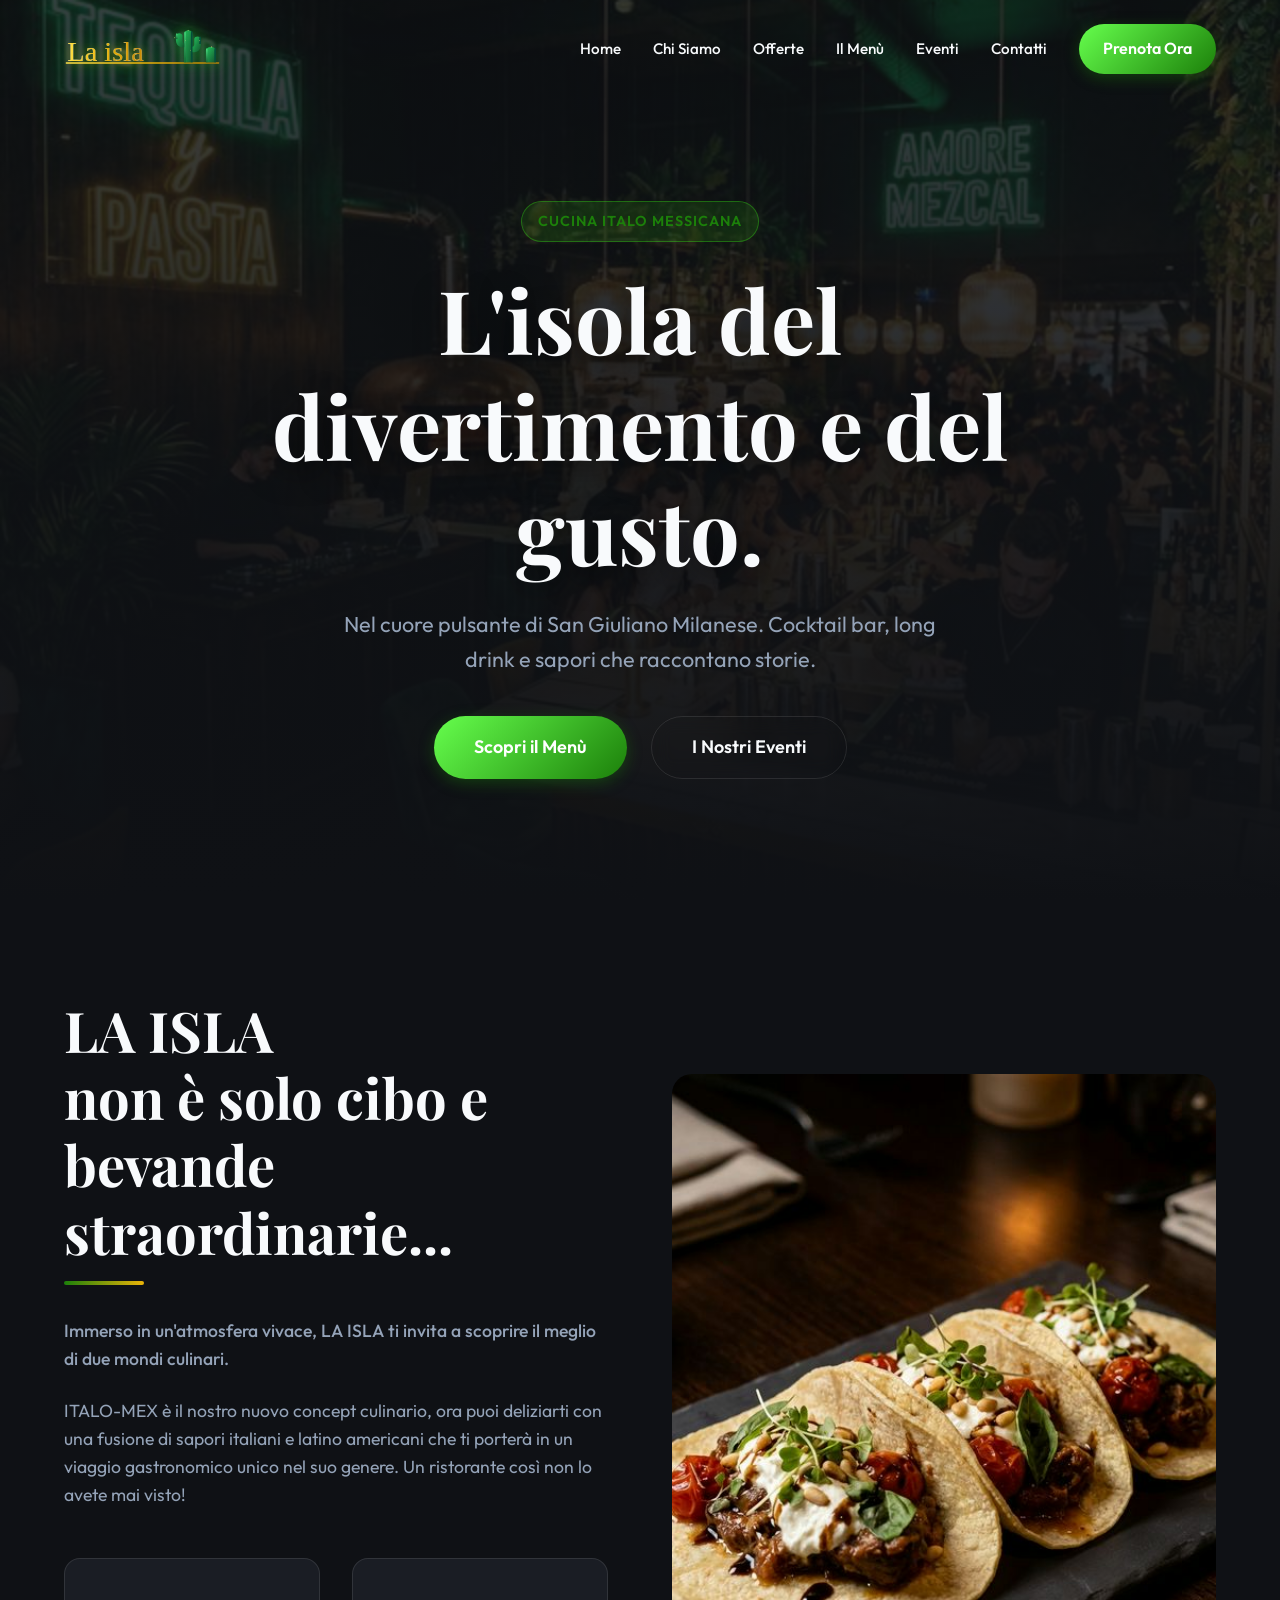
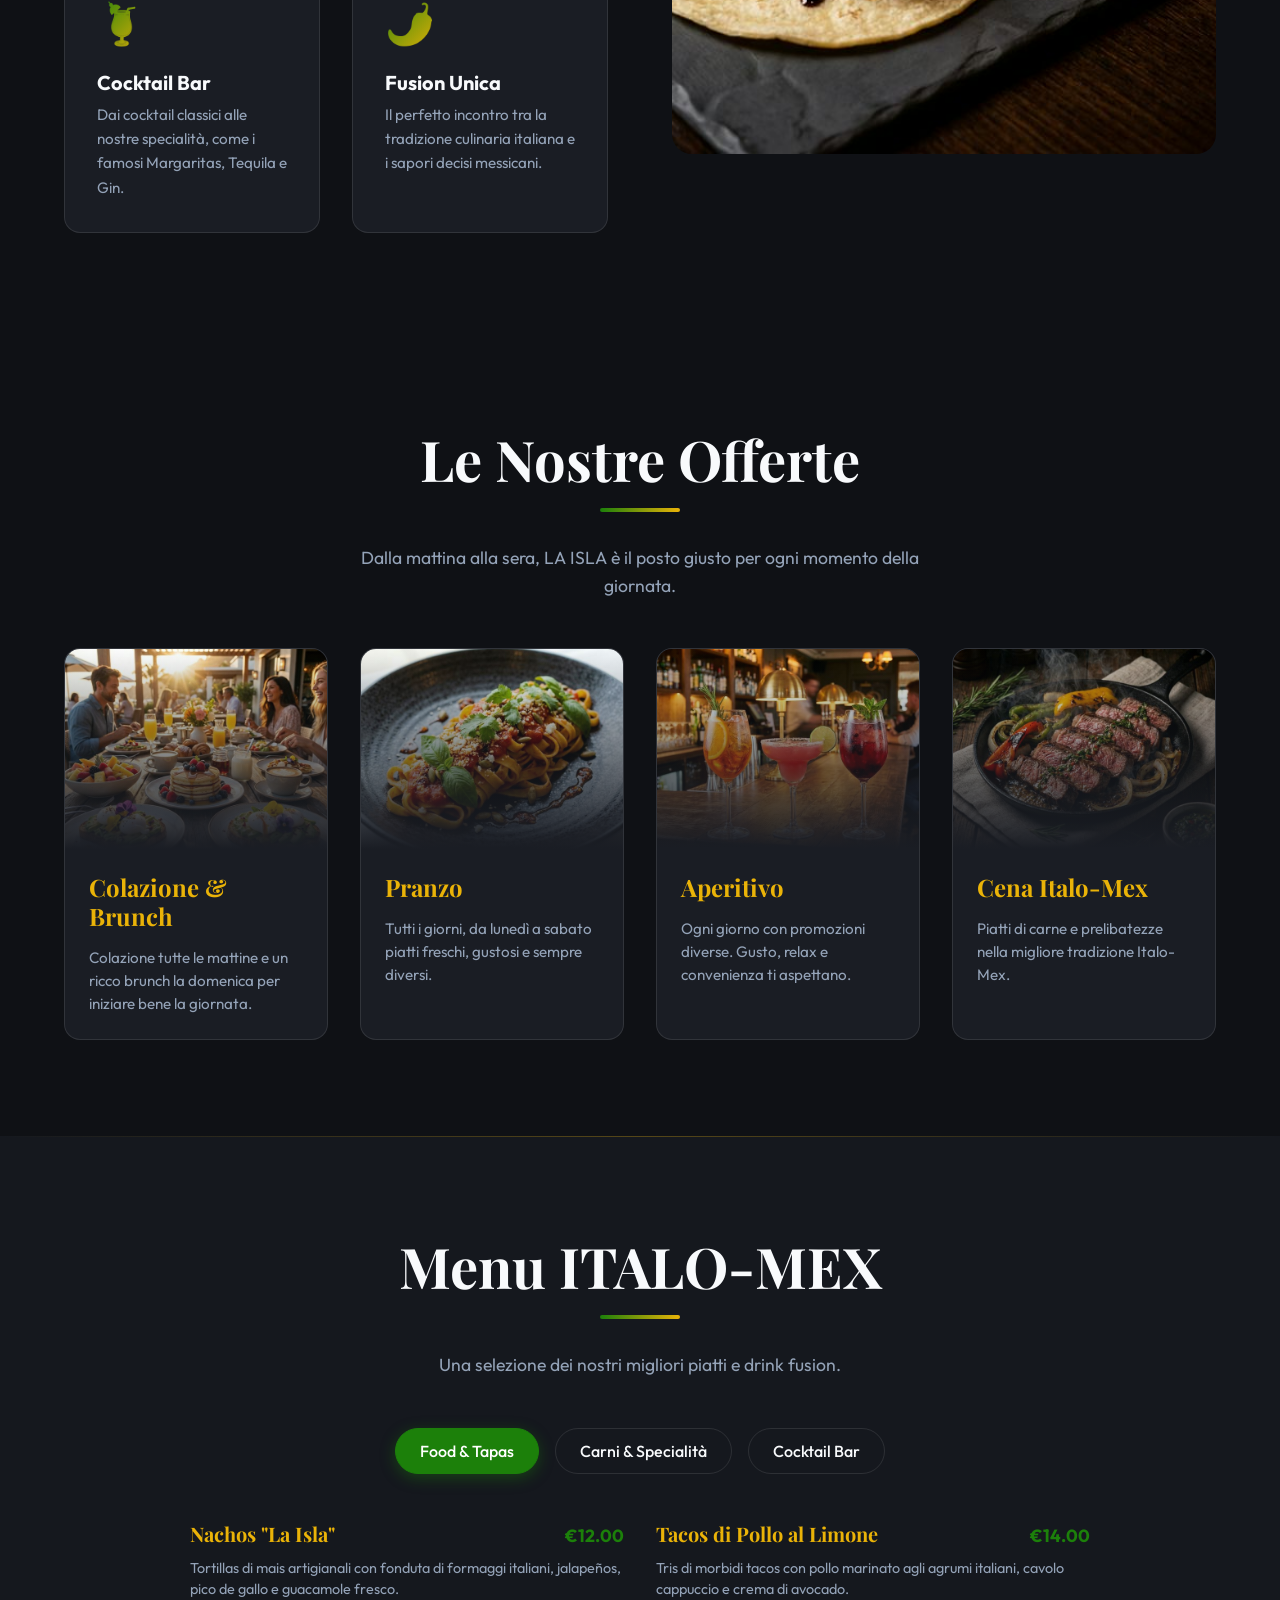
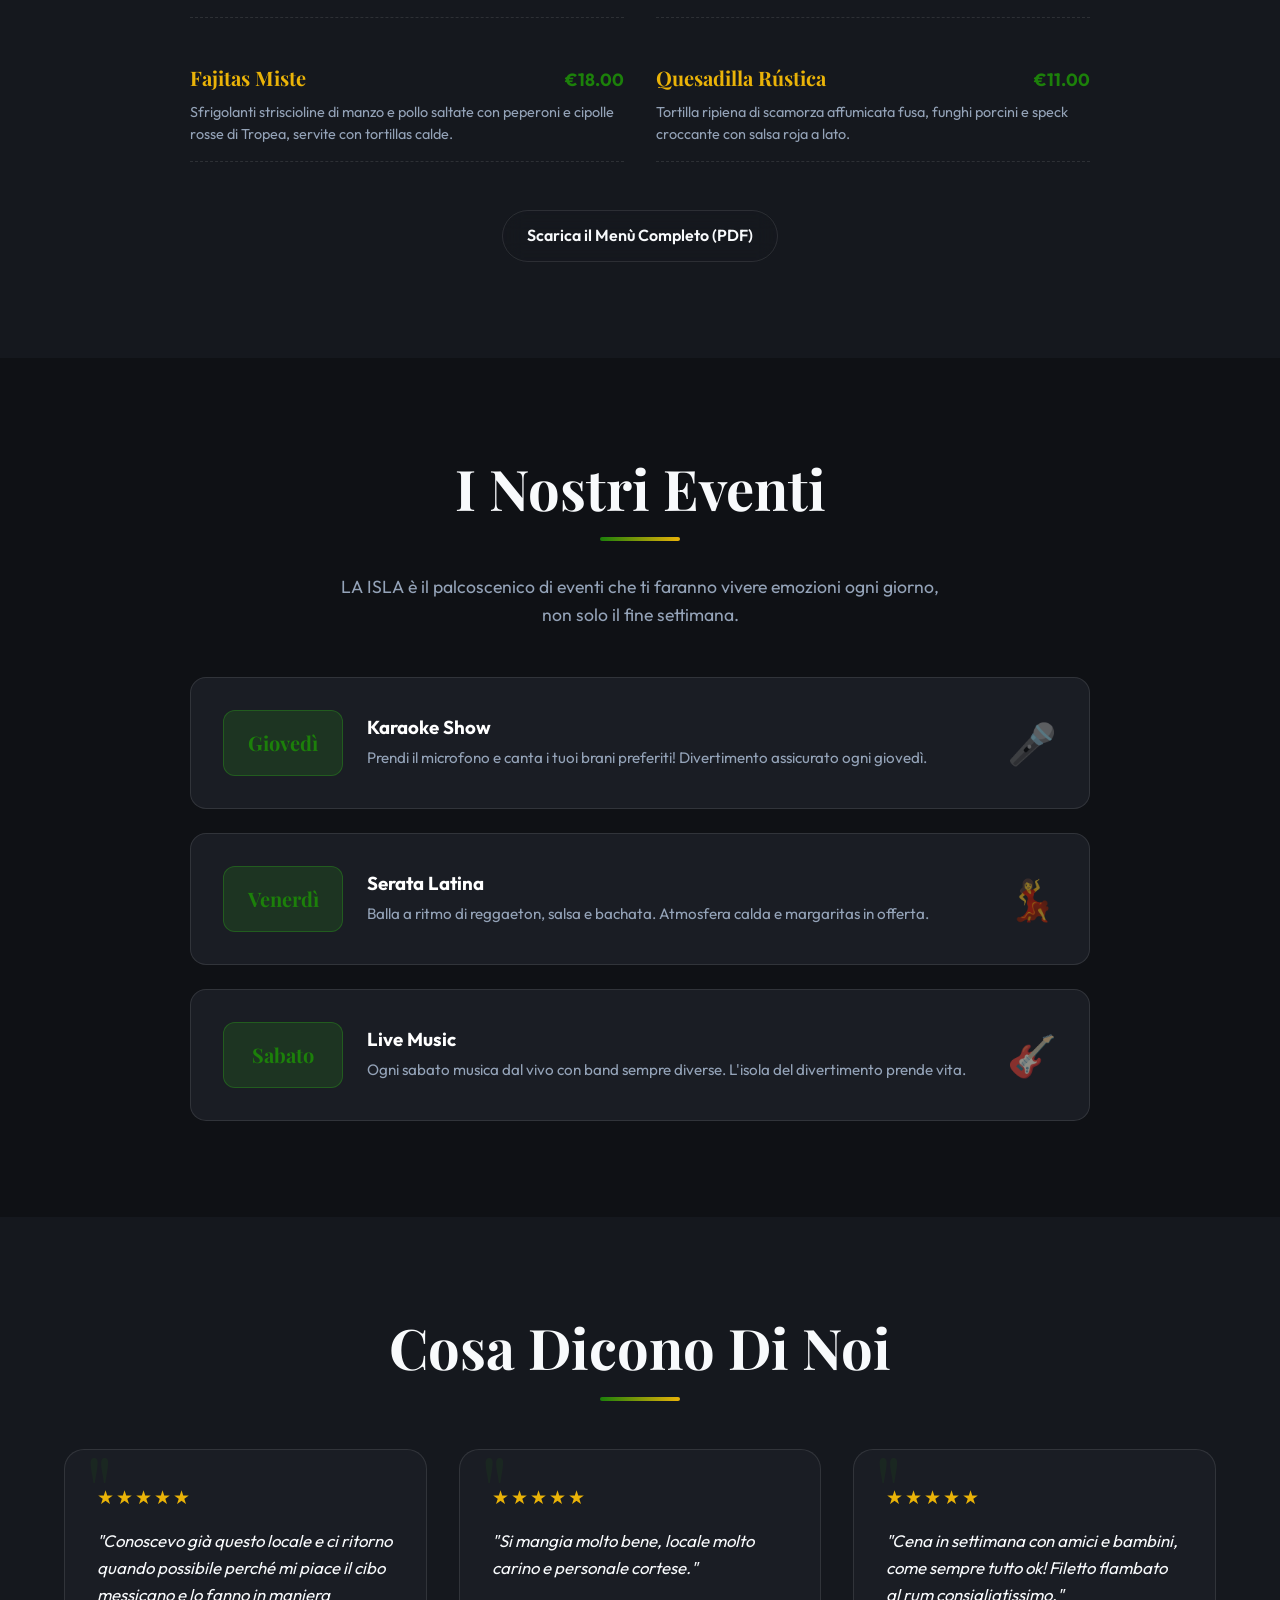
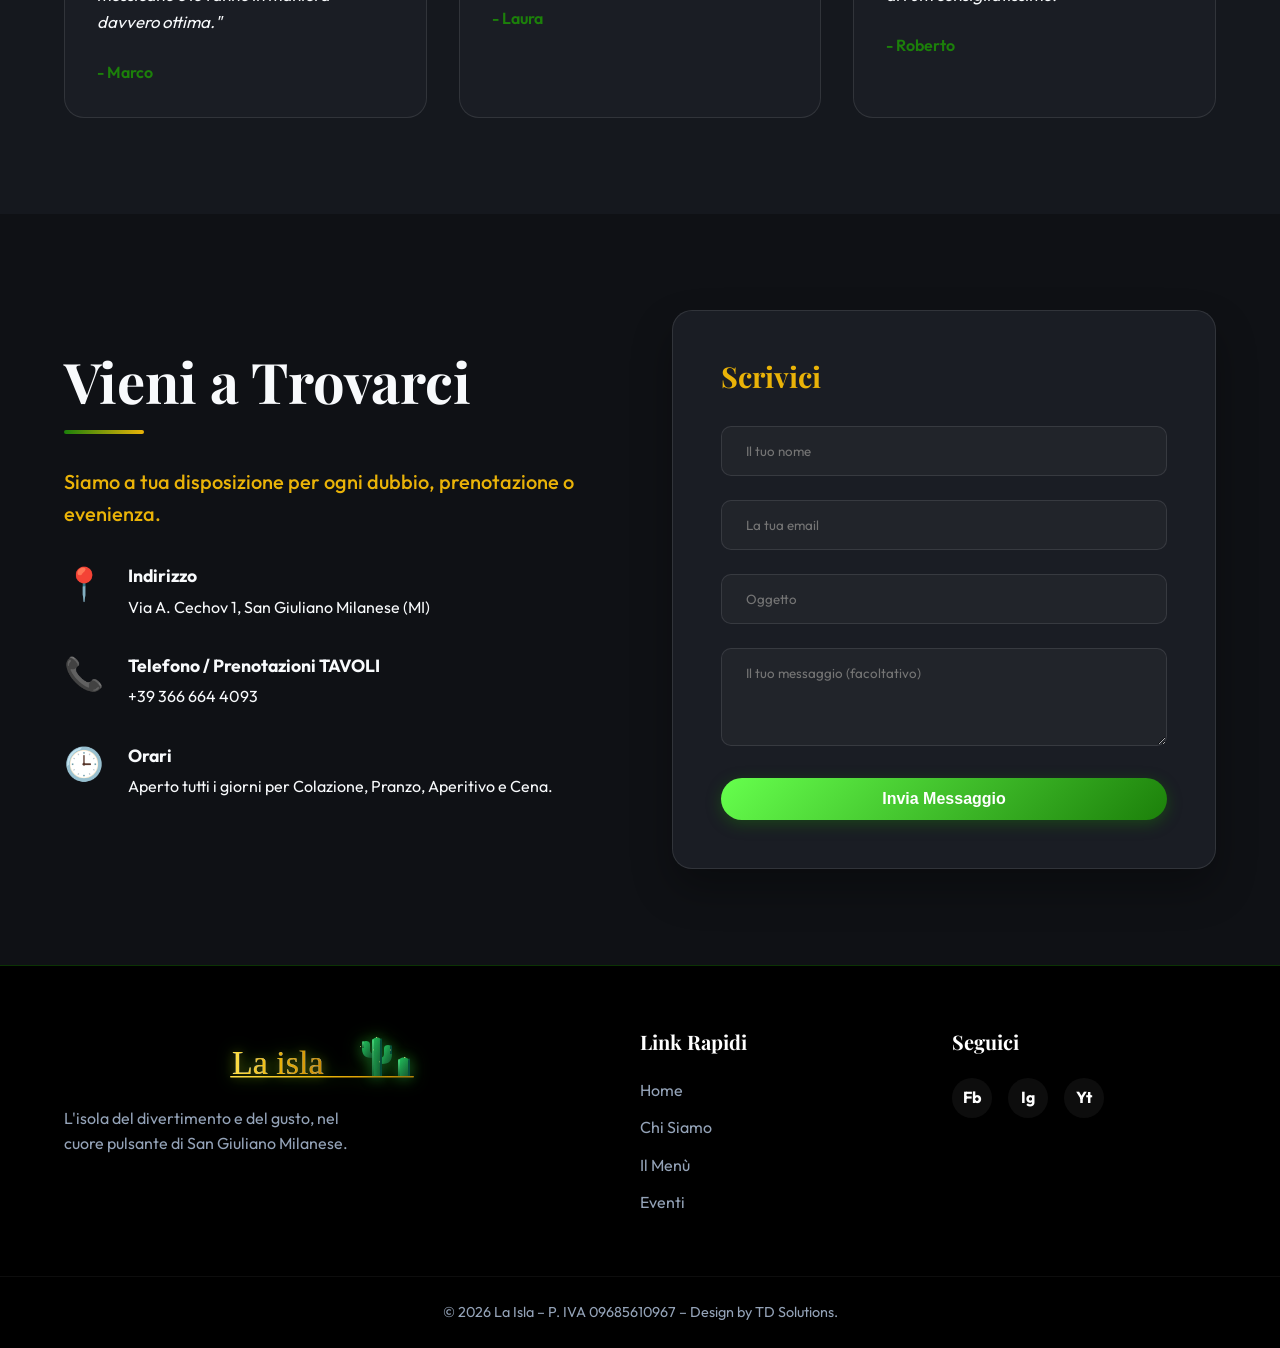
<file: la isla/index.html>
<!DOCTYPE html>
<html lang="it">

<head>
              <meta charset="UTF-8">
              <meta name="viewport" content="width=device-width, initial-scale=1.0">

              <!-- SEO Meta Tags -->
              <title>LA ISLA ITALO-MEX | Ristorante e Cocktail Bar a San Giuliano Milanese</title>
              <meta name="description"
                            content="L'isola del divertimento e del gusto nel cuore pulsante di San Giuliano Milanese. Scopri la nostra cucina Italo-Messicana, Cocktail Bar, Eventi e molto altro!">
              <meta name="keywords"
                            content="Ristorante Italo-Mex, Cocktail Bar, San Giuliano Milanese, Eventi, Musica dal vivo, Tex-Mex, Carne, Tacos">
              <meta name="author" content="TD Solutions">

              <!-- Open Graph / Social Media -->
              <meta property="og:title" content="LA ISLA ITALO-MEX">
              <meta property="og:description"
                            content="L'isola del divertimento e del gusto nel cuore pulsante di San Giuliano Milanese. Cucina Italo-Mex, Cocktail e Live Music.">
              <meta property="og:image" content="images/hero_bg.png">
              <meta property="og:type" content="website">
              <meta property="og:locale" content="it_IT">

              <!-- Favicon -->
              <link rel="icon" type="image/svg+xml" href="images/logo.svg">
              <link rel="apple-touch-icon" href="images/logo.svg">

              <!-- Google Fonts -->
              <link rel="preconnect" href="https://fonts.googleapis.com">
              <link rel="preconnect" href="https://fonts.gstatic.com" crossorigin>
              <link href="https://fonts.googleapis.com/css2?family=Outfit:wght@300;400;500;600;700&family=Playfair+Display:ital,wght@0,600;0,700;1,600&display=swap"
                            rel="stylesheet">

              <!-- CSS & JS -->
              <link rel="stylesheet" href="styles.css">
              <script src="script.js" defer></script>
</head>

<body>

              <!-- Header & Navigation -->
              <header class="header">
                            <div class="container header-container">
                                          <a href="#" class="logo">
                                                        <img src="images/logo.svg" alt="La Isla Logo" class="logo-img">
                                          </a>

                                          <button class="mobile-menu-toggle" aria-label="Toggle menu">
                                                        <span></span>
                                                        <span></span>
                                                        <span></span>
                                          </button>

                                          <nav class="nav-menu">
                                                        <ul>
                                                                      <li><a href="#home">Home</a></li>
                                                                      <li><a href="#chi-siamo">Chi Siamo</a></li>
                                                                      <li><a href="#offerte">Offerte</a></li>
                                                                      <li><a href="#menu">Il Menù</a></li>
                                                                      <li><a href="#eventi">Eventi</a></li>
                                                                      <li><a href="#contatti">Contatti</a></li>
                                                        </ul>
                                                        <a href="#prenota" class="btn btn-primary">Prenota Ora</a>
                                          </nav>
                            </div>
              </header>

              <!-- Hero Section -->
              <section id="home" class="hero">
                            <div class="hero-bg"></div>
                            <div class="hero-overlay"></div>
                            <div class="container hero-content">
                                          <span class="hero-badge">Cucina Italo Messicana</span>
                                          <h1 class="hero-title">L'isola del divertimento e del gusto.</h1>
                                          <p class="hero-subtitle">Nel cuore pulsante di San Giuliano Milanese. Cocktail
                                                        bar, long drink e sapori che raccontano storie.</p>
                                          <div class="hero-cta">
                                                        <a href="#menu" class="btn btn-primary btn-large">Scopri il
                                                                      Menù</a>
                                                        <a href="#eventi" class="btn btn-secondary btn-large">I Nostri
                                                                      Eventi</a>
                                          </div>
                            </div>
              </section>

              <!-- Chi Siamo (About) Section -->
              <section id="chi-siamo" class="about section-padding">
                            <div class="container about-container">
                                          <div class="about-text">
                                                        <h2 class="section-title">LA ISLA<br>non è solo cibo e bevande
                                                                      straordinarie...</h2>
                                                        <div class="title-underline"></div>
                                                        <p class="lead-text">Immerso in un'atmosfera vivace, LA ISLA ti
                                                                      invita a scoprire il meglio di due mondi culinari.
                                                        </p>
                                                        <p>ITALO-MEX è il nostro nuovo concept culinario, ora puoi
                                                                      deliziarti con una fusione di sapori italiani e
                                                                      latino americani che ti porterà in un viaggio
                                                                      gastronomico unico nel suo genere. Un ristorante
                                                                      così non lo avete mai visto!</p>
                                                        <div class="features-grid">
                                                                      <div class="feature-item">
                                                                                    <div class="feature-icon">🍹</div>
                                                                                    <h3>Cocktail Bar</h3>
                                                                                    <p>Dai cocktail classici alle nostre
                                                                                                  specialità, come i
                                                                                                  famosi Margaritas,
                                                                                                  Tequila e Gin.</p>
                                                                      </div>
                                                                      <div class="feature-item">
                                                                                    <div class="feature-icon">🌶️</div>
                                                                                    <h3>Fusion Unica</h3>
                                                                                    <p>Il perfetto incontro tra la
                                                                                                  tradizione culinaria
                                                                                                  italiana e i sapori
                                                                                                  decisi messicani.</p>
                                                                      </div>
                                                        </div>
                                          </div>
                                          <div class="about-image">
                                                        <div class="image-wrapper">
                                                                      <img src="images/about_img.png"
                                                                                    alt="Cucina Fusion Italo-Mex"
                                                                                    style="width: 100%; height: 100%; object-fit: cover;">
                                                        </div>
                                          </div>
                            </div>
              </section>

              <!-- Offerte (Offerings) Section -->
              <section id="offerte" class="offerings section-padding">
                            <div class="container">
                                          <div class="section-header text-center">
                                                        <h2 class="section-title">Le Nostre Offerte</h2>
                                                        <div class="title-underline center"></div>
                                                        <p class="section-subtitle">Dalla mattina alla sera, LA ISLA è
                                                                      il posto giusto per ogni momento della giornata.
                                                        </p>
                                          </div>

                                          <div class="offerings-grid">
                                                        <!-- Colazione & Brunch -->
                                                        <div class="offering-card fade-in">
                                                                      <div class="offering-img-wrapper mock-bg-1">
                                                                                    <div class="offering-overlay"></div>
                                                                      </div>
                                                                      <div class="offering-content">
                                                                                    <h3>Colazione & Brunch</h3>
                                                                                    <p>Colazione tutte le mattine e un
                                                                                                  ricco brunch la
                                                                                                  domenica per iniziare
                                                                                                  bene la giornata.</p>
                                                                      </div>
                                                        </div>

                                                        <!-- Pranzo -->
                                                        <div class="offering-card fade-in">
                                                                      <div class="offering-img-wrapper mock-bg-2">
                                                                                    <div class="offering-overlay"></div>
                                                                      </div>
                                                                      <div class="offering-content">
                                                                                    <h3>Pranzo</h3>
                                                                                    <p>Tutti i giorni, da lunedì a
                                                                                                  sabato piatti freschi,
                                                                                                  gustosi e sempre
                                                                                                  diversi.</p>
                                                                      </div>
                                                        </div>

                                                        <!-- Aperitivo -->
                                                        <div class="offering-card fade-in">
                                                                      <div class="offering-img-wrapper mock-bg-3">
                                                                                    <div class="offering-overlay"></div>
                                                                      </div>
                                                                      <div class="offering-content">
                                                                                    <h3>Aperitivo</h3>
                                                                                    <p>Ogni giorno con promozioni
                                                                                                  diverse. Gusto, relax
                                                                                                  e convenienza ti
                                                                                                  aspettano.</p>
                                                                      </div>
                                                        </div>

                                                        <!-- Cena -->
                                                        <div class="offering-card fade-in">
                                                                      <div class="offering-img-wrapper mock-bg-4">
                                                                                    <div class="offering-overlay"></div>
                                                                      </div>
                                                                      <div class="offering-content">
                                                                                    <h3>Cena Italo-Mex</h3>
                                                                                    <p>Piatti di carne e prelibatezze
                                                                                                  nella migliore
                                                                                                  tradizione Italo-Mex.
                                                                                    </p>
                                                                      </div>
                                                        </div>
                                          </div>
                            </div>
              </section>

              <!-- Menu Section (Generated Content) -->
              <section id="menu" class="menu section-padding">
                            <div class="container">
                                          <div class="section-header text-center">
                                                        <h2 class="section-title">Menu ITALO-MEX</h2>
                                                        <div class="title-underline center"></div>
                                                        <p class="section-subtitle">Una selezione dei nostri migliori
                                                                      piatti e drink fusion.</p>
                                          </div>

                                          <div class="menu-container">
                                                        <!-- Menu Tabs -->
                                                        <div class="menu-tabs">
                                                                      <button class="menu-tab active"
                                                                                    data-target="m-cibo">Food &
                                                                                    Tapas</button>
                                                                      <button class="menu-tab"
                                                                                    data-target="m-carne">Carni &
                                                                                    Specialità</button>
                                                                      <button class="menu-tab"
                                                                                    data-target="m-drink">Cocktail
                                                                                    Bar</button>
                                                        </div>

                                                        <div class="menu-content">
                                                                      <!-- Food & Tapas -->
                                                                      <div class="menu-pane active fade-in" id="m-cibo">
                                                                                    <div class="menu-grid">
                                                                                                  <div
                                                                                                                class="menu-item">
                                                                                                                <div
                                                                                                                              class="menu-item-header">
                                                                                                                              <h4
                                                                                                                                            class="menu-item-title">
                                                                                                                                            Nachos
                                                                                                                                            "La
                                                                                                                                            Isla"
                                                                                                                              </h4>
                                                                                                                              <span
                                                                                                                                            class="menu-item-price">€12.00</span>
                                                                                                                </div>
                                                                                                                <p
                                                                                                                              class="menu-item-desc">
                                                                                                                              Tortillas
                                                                                                                              di
                                                                                                                              mais
                                                                                                                              artigianali
                                                                                                                              con
                                                                                                                              fonduta
                                                                                                                              di
                                                                                                                              formaggi
                                                                                                                              italiani,
                                                                                                                              jalapeños,
                                                                                                                              pico
                                                                                                                              de
                                                                                                                              gallo
                                                                                                                              e
                                                                                                                              guacamole
                                                                                                                              fresco.
                                                                                                                </p>
                                                                                                  </div>
                                                                                                  <div
                                                                                                                class="menu-item">
                                                                                                                <div
                                                                                                                              class="menu-item-header">
                                                                                                                              <h4
                                                                                                                                            class="menu-item-title">
                                                                                                                                            Tacos
                                                                                                                                            di
                                                                                                                                            Pollo
                                                                                                                                            al
                                                                                                                                            Limone
                                                                                                                              </h4>
                                                                                                                              <span
                                                                                                                                            class="menu-item-price">€14.00</span>
                                                                                                                </div>
                                                                                                                <p
                                                                                                                              class="menu-item-desc">
                                                                                                                              Tris
                                                                                                                              di
                                                                                                                              morbidi
                                                                                                                              tacos
                                                                                                                              con
                                                                                                                              pollo
                                                                                                                              marinato
                                                                                                                              agli
                                                                                                                              agrumi
                                                                                                                              italiani,
                                                                                                                              cavolo
                                                                                                                              cappuccio
                                                                                                                              e
                                                                                                                              crema
                                                                                                                              di
                                                                                                                              avocado.
                                                                                                                </p>
                                                                                                  </div>
                                                                                                  <div
                                                                                                                class="menu-item">
                                                                                                                <div
                                                                                                                              class="menu-item-header">
                                                                                                                              <h4
                                                                                                                                            class="menu-item-title">
                                                                                                                                            Fajitas
                                                                                                                                            Miste
                                                                                                                              </h4>
                                                                                                                              <span
                                                                                                                                            class="menu-item-price">€18.00</span>
                                                                                                                </div>
                                                                                                                <p
                                                                                                                              class="menu-item-desc">
                                                                                                                              Sfrigolanti
                                                                                                                              striscioline
                                                                                                                              di
                                                                                                                              manzo
                                                                                                                              e
                                                                                                                              pollo
                                                                                                                              saltate
                                                                                                                              con
                                                                                                                              peperoni
                                                                                                                              e
                                                                                                                              cipolle
                                                                                                                              rosse
                                                                                                                              di
                                                                                                                              Tropea,
                                                                                                                              servite
                                                                                                                              con
                                                                                                                              tortillas
                                                                                                                              calde.
                                                                                                                </p>
                                                                                                  </div>
                                                                                                  <div
                                                                                                                class="menu-item">
                                                                                                                <div
                                                                                                                              class="menu-item-header">
                                                                                                                              <h4
                                                                                                                                            class="menu-item-title">
                                                                                                                                            Quesadilla
                                                                                                                                            Rústica
                                                                                                                              </h4>
                                                                                                                              <span
                                                                                                                                            class="menu-item-price">€11.00</span>
                                                                                                                </div>
                                                                                                                <p
                                                                                                                              class="menu-item-desc">
                                                                                                                              Tortilla
                                                                                                                              ripiena
                                                                                                                              di
                                                                                                                              scamorza
                                                                                                                              affumicata
                                                                                                                              fusa,
                                                                                                                              funghi
                                                                                                                              porcini
                                                                                                                              e
                                                                                                                              speck
                                                                                                                              croccante
                                                                                                                              con
                                                                                                                              salsa
                                                                                                                              roja
                                                                                                                              a
                                                                                                                              lato.
                                                                                                                </p>
                                                                                                  </div>
                                                                                    </div>
                                                                      </div>

                                                                      <!-- Carni & Specialità -->
                                                                      <div class="menu-pane" id="m-carne">
                                                                                    <div class="menu-grid">
                                                                                                  <div
                                                                                                                class="menu-item">
                                                                                                                <div
                                                                                                                              class="menu-item-header">
                                                                                                                              <h4
                                                                                                                                            class="menu-item-title">
                                                                                                                                            Filetto
                                                                                                                                            Flambato
                                                                                                                                            al
                                                                                                                                            Rum
                                                                                                                              </h4>
                                                                                                                              <span
                                                                                                                                            class="menu-item-price">€26.00</span>
                                                                                                                </div>
                                                                                                                <p
                                                                                                                              class="menu-item-desc">
                                                                                                                              Il
                                                                                                                              nostro
                                                                                                                              piatto
                                                                                                                              forte:
                                                                                                                              morbidissimo
                                                                                                                              filetto
                                                                                                                              di
                                                                                                                              manzo
                                                                                                                              irlandese
                                                                                                                              sfumato
                                                                                                                              al
                                                                                                                              tavolo
                                                                                                                              con
                                                                                                                              rum
                                                                                                                              scuro
                                                                                                                              invecchiato,
                                                                                                                              servito
                                                                                                                              con
                                                                                                                              patate
                                                                                                                              al
                                                                                                                              forno.
                                                                                                                </p>
                                                                                                  </div>
                                                                                                  <div
                                                                                                                class="menu-item">
                                                                                                                <div
                                                                                                                              class="menu-item-header">
                                                                                                                              <h4
                                                                                                                                            class="menu-item-title">
                                                                                                                                            Tagliata
                                                                                                                                            di
                                                                                                                                            Patanegra
                                                                                                                              </h4>
                                                                                                                              <span
                                                                                                                                            class="menu-item-price">€24.00</span>
                                                                                                                </div>
                                                                                                                <p
                                                                                                                              class="menu-item-desc">
                                                                                                                              Succulenta
                                                                                                                              tagliata
                                                                                                                              di
                                                                                                                              maiale
                                                                                                                              iberico
                                                                                                                              cotta
                                                                                                                              a
                                                                                                                              bassa
                                                                                                                              temperatura
                                                                                                                              con
                                                                                                                              riduzione
                                                                                                                              balsamica
                                                                                                                              e
                                                                                                                              scaglie
                                                                                                                              di
                                                                                                                              Grana
                                                                                                                              Padano.
                                                                                                                </p>
                                                                                                  </div>
                                                                                                  <div
                                                                                                                class="menu-item">
                                                                                                                <div
                                                                                                                              class="menu-item-header">
                                                                                                                              <h4
                                                                                                                                            class="menu-item-title">
                                                                                                                                            Costine
                                                                                                                                            "Low
                                                                                                                                            &
                                                                                                                                            Slow"
                                                                                                                                            Barbacoa
                                                                                                                              </h4>
                                                                                                                              <span
                                                                                                                                            class="menu-item-price">€19.00</span>
                                                                                                                </div>
                                                                                                                <p
                                                                                                                              class="menu-item-desc">
                                                                                                                              Pork
                                                                                                                              ribs
                                                                                                                              cotte
                                                                                                                              per
                                                                                                                              12
                                                                                                                              ore
                                                                                                                              e
                                                                                                                              glassate
                                                                                                                              con
                                                                                                                              la
                                                                                                                              nostra
                                                                                                                              salsa
                                                                                                                              BBQ
                                                                                                                              fatta
                                                                                                                              in
                                                                                                                              casa
                                                                                                                              con
                                                                                                                              un
                                                                                                                              tocco
                                                                                                                              di
                                                                                                                              chipotle.
                                                                                                                </p>
                                                                                                  </div>
                                                                                    </div>
                                                                      </div>

                                                                      <!-- Cocktail Bar -->
                                                                      <div class="menu-pane" id="m-drink">
                                                                                    <div class="menu-grid">
                                                                                                  <div
                                                                                                                class="menu-item">
                                                                                                                <div
                                                                                                                              class="menu-item-header">
                                                                                                                              <h4
                                                                                                                                            class="menu-item-title">
                                                                                                                                            Margarita
                                                                                                                                            Classico
                                                                                                                                            o
                                                                                                                                            Fruttato
                                                                                                                              </h4>
                                                                                                                              <span
                                                                                                                                            class="menu-item-price">€9.00</span>
                                                                                                                </div>
                                                                                                                <p
                                                                                                                              class="menu-item-desc">
                                                                                                                              La
                                                                                                                              nostra
                                                                                                                              specialità
                                                                                                                              con
                                                                                                                              Tequila
                                                                                                                              Blanco
                                                                                                                              100%
                                                                                                                              Agave,
                                                                                                                              Triple
                                                                                                                              Sec
                                                                                                                              e
                                                                                                                              succo
                                                                                                                              di
                                                                                                                              lime
                                                                                                                              fresco
                                                                                                                              (disponibile
                                                                                                                              alla
                                                                                                                              fragola
                                                                                                                              o
                                                                                                                              mango).
                                                                                                                </p>
                                                                                                  </div>
                                                                                                  <div
                                                                                                                class="menu-item">
                                                                                                                <div
                                                                                                                              class="menu-item-header">
                                                                                                                              <h4
                                                                                                                                            class="menu-item-title">
                                                                                                                                            Mezcalita
                                                                                                                                            Speziata
                                                                                                                              </h4>
                                                                                                                              <span
                                                                                                                                            class="menu-item-price">€11.00</span>
                                                                                                                </div>
                                                                                                                <p
                                                                                                                              class="menu-item-desc">
                                                                                                                              Mezcal
                                                                                                                              artigianale,
                                                                                                                              succo
                                                                                                                              di
                                                                                                                              pompelmo
                                                                                                                              rosa,
                                                                                                                              sciroppo
                                                                                                                              d'agave
                                                                                                                              e
                                                                                                                              un
                                                                                                                              tocco
                                                                                                                              di
                                                                                                                              peperoncino
                                                                                                                              sul
                                                                                                                              bordo.
                                                                                                                </p>
                                                                                                  </div>
                                                                                                  <div
                                                                                                                class="menu-item">
                                                                                                                <div
                                                                                                                              class="menu-item-header">
                                                                                                                              <h4
                                                                                                                                            class="menu-item-title">
                                                                                                                                            Gin
                                                                                                                                            Tonic
                                                                                                                                            Botanico
                                                                                                                              </h4>
                                                                                                                              <span
                                                                                                                                            class="menu-item-price">€10.00</span>
                                                                                                                </div>
                                                                                                                <p
                                                                                                                              class="menu-item-desc">
                                                                                                                              Vasta
                                                                                                                              selezione
                                                                                                                              di
                                                                                                                              Gin
                                                                                                                              premium
                                                                                                                              italiani
                                                                                                                              ed
                                                                                                                              internazionali,
                                                                                                                              abbinati
                                                                                                                              a
                                                                                                                              toniche
                                                                                                                              aromatiche
                                                                                                                              e
                                                                                                                              botaniche
                                                                                                                              fresche.
                                                                                                                </p>
                                                                                                  </div>
                                                                                                  <div
                                                                                                                class="menu-item">
                                                                                                                <div
                                                                                                                              class="menu-item-header">
                                                                                                                              <h4
                                                                                                                                            class="menu-item-title">
                                                                                                                                            Mojito
                                                                                                                                            Cubano
                                                                                                                              </h4>
                                                                                                                              <span
                                                                                                                                            class="menu-item-price">€9.00</span>
                                                                                                                </div>
                                                                                                                <p
                                                                                                                              class="menu-item-desc">
                                                                                                                              Rum
                                                                                                                              bianco,
                                                                                                                              zucchero
                                                                                                                              di
                                                                                                                              canna,
                                                                                                                              lime,
                                                                                                                              menta
                                                                                                                              fresca
                                                                                                                              e
                                                                                                                              soda,
                                                                                                                              pestato
                                                                                                                              a
                                                                                                                              regola
                                                                                                                              d'arte.
                                                                                                                </p>
                                                                                                  </div>
                                                                                    </div>
                                                                      </div>
                                                        </div>

                                                        <div class="text-center" style="margin-top: 3rem;">
                                                                      <a href="menu.pdf" download="Menu_La_Isla.pdf"
                                                                                    target="_blank"
                                                                                    class="btn btn-secondary">Scarica il
                                                                                    Menù Completo (PDF)</a>
                                                        </div>
                                          </div>
                            </div>
              </section>

              <!-- Eventi Section -->
              <section id="eventi" class="events section-padding">
                            <div class="container">
                                          <div class="section-header text-center">
                                                        <h2 class="section-title">I Nostri Eventi</h2>
                                                        <div class="title-underline center"></div>
                                                        <p class="section-subtitle">LA ISLA è il palcoscenico di eventi
                                                                      che ti faranno vivere emozioni ogni
                                                                      giorno, non solo il fine settimana.</p>
                                          </div>
                                          <div class="events-grid">
                                                        <!-- Giovedì -->
                                                        <div class="event-card fade-in">
                                                                      <div class="event-date">
                                                                                    <span
                                                                                                  class="day-name">Giovedì</span>
                                                                      </div>
                                                                      <div class="event-content">
                                                                                    <h3>Karaoke Show</h3>
                                                                                    <p>Prendi il microfono e canta i
                                                                                                  tuoi brani preferiti!
                                                                                                  Divertimento
                                                                                                  assicurato ogni
                                                                                                  giovedì.</p>
                                                                      </div>
                                                                      <div class="event-icon">🎤</div>
                                                        </div>
                                                        <!-- Venerdì -->
                                                        <div class="event-card fade-in" style="transition-delay: 0.1s;">
                                                                      <div class="event-date">
                                                                                    <span
                                                                                                  class="day-name">Venerdì</span>
                                                                      </div>
                                                                      <div class="event-content">
                                                                                    <h3>Serata Latina</h3>
                                                                                    <p>Balla a ritmo di reggaeton, salsa
                                                                                                  e bachata. Atmosfera
                                                                                                  calda e margaritas in
                                                                                                  offerta.</p>
                                                                      </div>
                                                                      <div class="event-icon">💃</div>
                                                        </div>
                                                        <!-- Sabato -->
                                                        <div class="event-card fade-in" style="transition-delay: 0.2s;">
                                                                      <div class="event-date">
                                                                                    <span class="day-name">Sabato</span>
                                                                      </div>
                                                                      <div class="event-content">
                                                                                    <h3>Live Music</h3>
                                                                                    <p>Ogni sabato musica dal vivo con
                                                                                                  band sempre diverse.
                                                                                                  L'isola del
                                                                                                  divertimento prende
                                                                                                  vita.
                                                                                    </p>
                                                                      </div>
                                                                      <div class="event-icon">🎸</div>
                                                        </div>
                                          </div>
                            </div>
              </section>

              <!-- Testimonianze Section -->
              <section class="testimonials section-padding">
                            <div class="container">
                                          <div class="section-header text-center">
                                                        <h2 class="section-title">Cosa Dicono Di Noi</h2>
                                                        <div class="title-underline center"></div>
                                          </div>
                                          <div class="testimonials-grid">
                                                        <div class="testimonial-card fade-in">
                                                                      <div class="stars">★★★★★</div>
                                                                      <p class="review-text">"Conoscevo già questo
                                                                                    locale e ci ritorno quando possibile
                                                                                    perché mi piace il
                                                                                    cibo messicano e lo fanno in maniera
                                                                                    davvero ottima."</p>
                                                                      <p class="reviewer-name">- Marco</p>
                                                        </div>
                                                        <div class="testimonial-card fade-in"
                                                                      style="transition-delay: 0.2s;">
                                                                      <div class="stars">★★★★★</div>
                                                                      <p class="review-text">"Si mangia molto bene,
                                                                                    locale molto carino e personale
                                                                                    cortese."</p>
                                                                      <p class="reviewer-name">- Laura</p>
                                                        </div>
                                                        <div class="testimonial-card fade-in"
                                                                      style="transition-delay: 0.4s;">
                                                                      <div class="stars">★★★★★</div>
                                                                      <p class="review-text">"Cena in settimana con
                                                                                    amici e bambini, come sempre tutto
                                                                                    ok! Filetto
                                                                                    flambato al rum consigliatissimo."
                                                                      </p>
                                                                      <p class="reviewer-name">- Roberto</p>
                                                        </div>
                                          </div>
                            </div>
              </section>

              <!-- Contatti & Location -->
              <section id="contatti" class="contact section-padding">
                            <div class="container">
                                          <div class="contact-grid">
                                                        <div class="contact-info">
                                                                      <h2 class="section-title">Vieni a Trovarci</h2>
                                                                      <div class="title-underline"></div>
                                                                      <p class="lead-text">Siamo a tua disposizione per
                                                                                    ogni dubbio, prenotazione o
                                                                                    evenienza.</p>

                                                                      <ul class="contact-details">
                                                                                    <li>
                                                                                                  <span
                                                                                                                class="icon">📍</span>
                                                                                                  <div>
                                                                                                                <strong>Indirizzo</strong>
                                                                                                                <p>Via A. Cechov
                                                                                                                              1,
                                                                                                                              San
                                                                                                                              Giuliano
                                                                                                                              Milanese
                                                                                                                              (MI)
                                                                                                                </p>
                                                                                                  </div>
                                                                                    </li>
                                                                                    <li>
                                                                                                  <span
                                                                                                                class="icon">📞</span>
                                                                                                  <div>
                                                                                                                <strong>Telefono
                                                                                                                              /
                                                                                                                              Prenotazioni
                                                                                                                              TAVOLI</strong>
                                                                                                                <p><a href="tel:+393666644093">+39
                                                                                                                                            366
                                                                                                                                            664
                                                                                                                                            4093</a>
                                                                                                                </p>
                                                                                                  </div>
                                                                                    </li>
                                                                                    <li>
                                                                                                  <span
                                                                                                                class="icon">🕒</span>
                                                                                                  <div>
                                                                                                                <strong>Orari</strong>
                                                                                                                <p>Aperto tutti
                                                                                                                              i
                                                                                                                              giorni
                                                                                                                              per
                                                                                                                              Colazione,
                                                                                                                              Pranzo,
                                                                                                                              Aperitivo
                                                                                                                              e
                                                                                                                              Cena.
                                                                                                                </p>
                                                                                                  </div>
                                                                                    </li>
                                                                      </ul>
                                                        </div>

                                                        <div class="contact-form-container">
                                                                      <form class="contact-form">
                                                                                    <h3>Scrivici</h3>
                                                                                    <div class="form-group">
                                                                                                  <input type="text"
                                                                                                                placeholder="Il tuo nome"
                                                                                                                required>
                                                                                    </div>
                                                                                    <div class="form-group">
                                                                                                  <input type="email"
                                                                                                                placeholder="La tua email"
                                                                                                                required>
                                                                                    </div>
                                                                                    <div class="form-group">
                                                                                                  <input type="text"
                                                                                                                placeholder="Oggetto">
                                                                                    </div>
                                                                                    <div class="form-group">
                                                                                                  <textarea placeholder="Il tuo messaggio (facoltativo)"
                                                                                                                rows="4"></textarea>
                                                                                    </div>
                                                                                    <button type="submit"
                                                                                                  class="btn btn-primary"
                                                                                                  style="width: 100%;">Invia
                                                                                                  Messaggio</button>
                                                                      </form>
                                                        </div>
                                          </div>
                            </div>
              </section>

              <!-- Footer -->
              <footer class="footer">
                            <div class="container footer-container">
                                          <div class="footer-brand">
                                                        <a href="#" class="logo">
                                                                      <img src="images/logo.svg" alt="La Isla Logo"
                                                                                    class="logo-img">
                                                        </a>
                                                        <p>L'isola del divertimento e del gusto, nel cuore pulsante di
                                                                      San Giuliano Milanese.</p>
                                          </div>
                                          <div class="footer-links">
                                                        <h4>Link Rapidi</h4>
                                                        <ul>
                                                                      <li><a href="#home">Home</a></li>
                                                                      <li><a href="#chi-siamo">Chi Siamo</a></li>
                                                                      <li><a href="#menu">Il Menù</a></li>
                                                                      <li><a href="#eventi">Eventi</a></li>
                                                        </ul>
                                          </div>
                                          <div class="footer-social">
                                                        <h4>Seguici</h4>
                                                        <div class="social-icons">
                                                                      <a href="https://www.facebook.com/profile.php?id=100078469377204"
                                                                                    target="_blank">Fb</a>
                                                                      <a href="https://www.instagram.com/isla_sangiuliano/"
                                                                                    target="_blank">Ig</a>
                                                                      <a href="https://www.youtube.com/@LaIslaSanGiulianoMilanese"
                                                                                    target="_blank">Yt</a>
                                                        </div>
                                          </div>
                            </div>
                            <div class="footer-bottom text-center">
                                          <p>&copy; 2026 La Isla – P. IVA 09685610967 – Design by TD Solutions.</p>
                            </div>
              </footer>

</body>

</html>
</file>
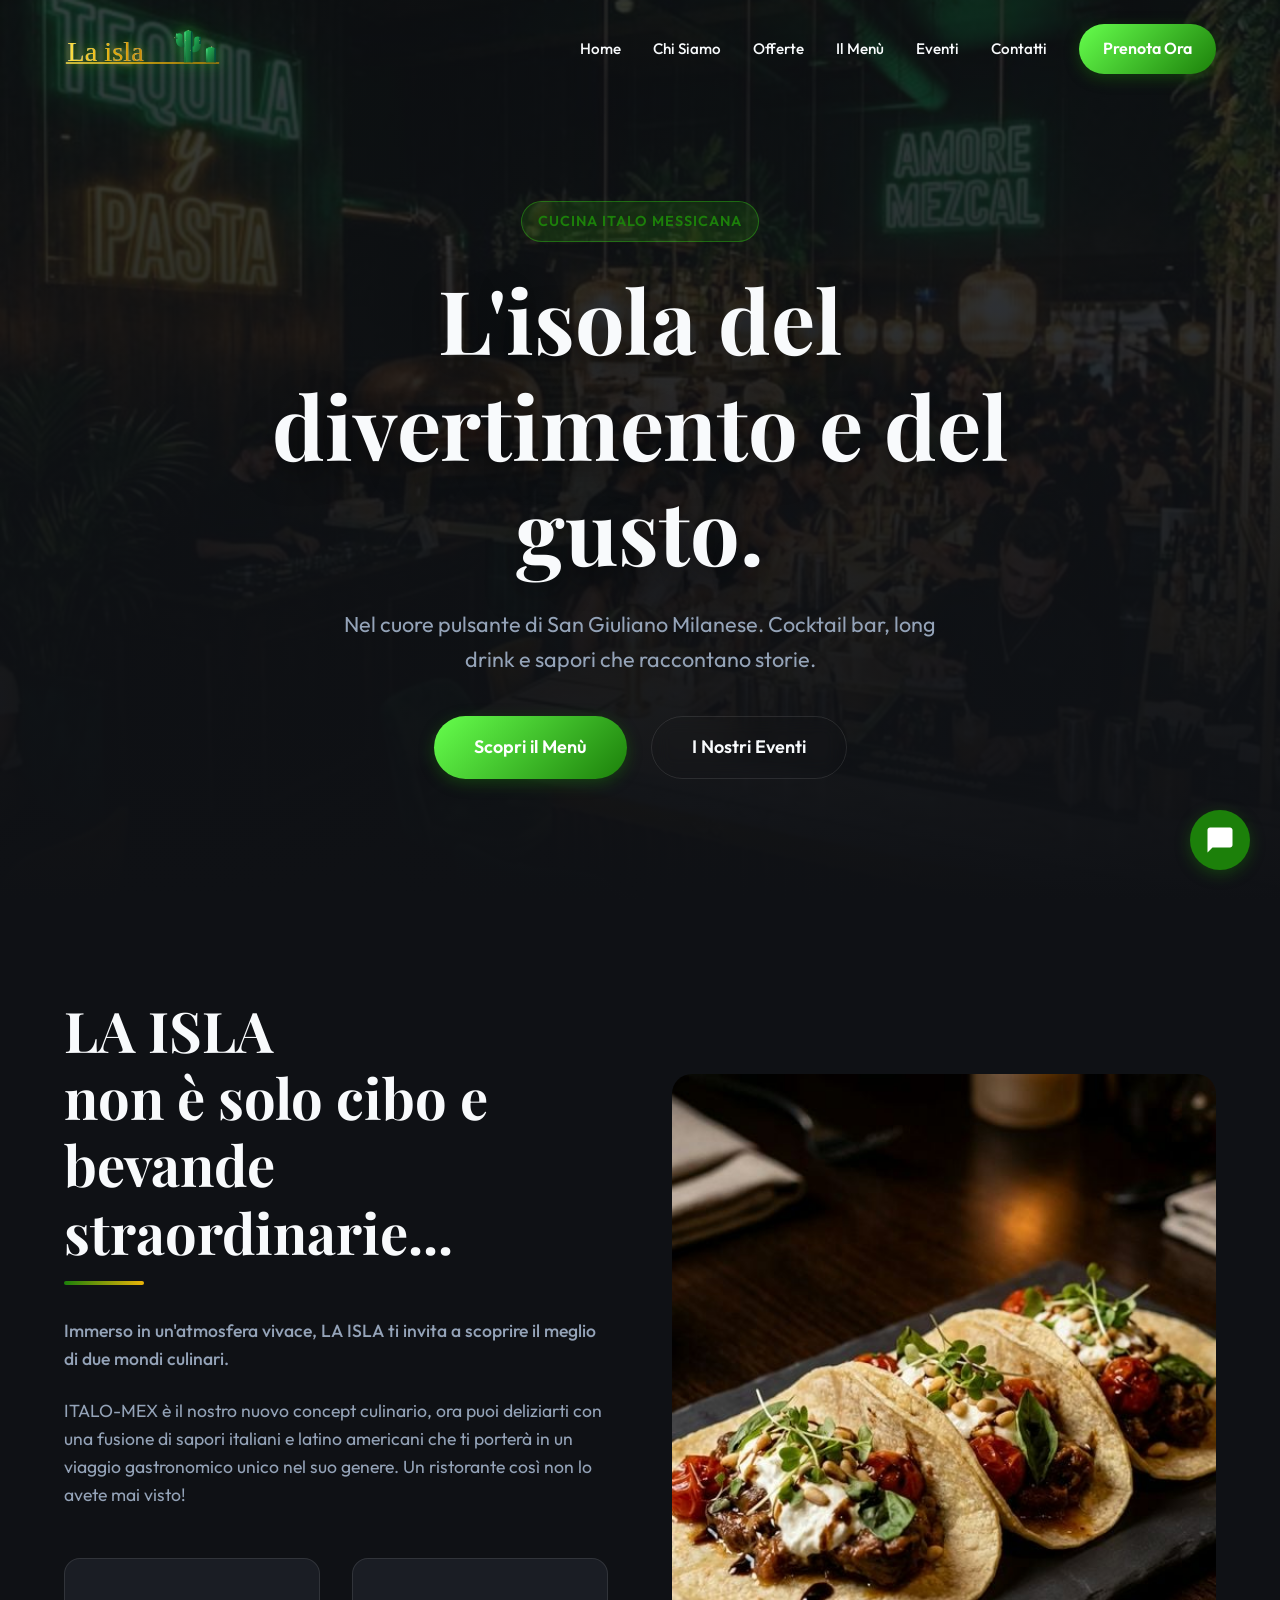
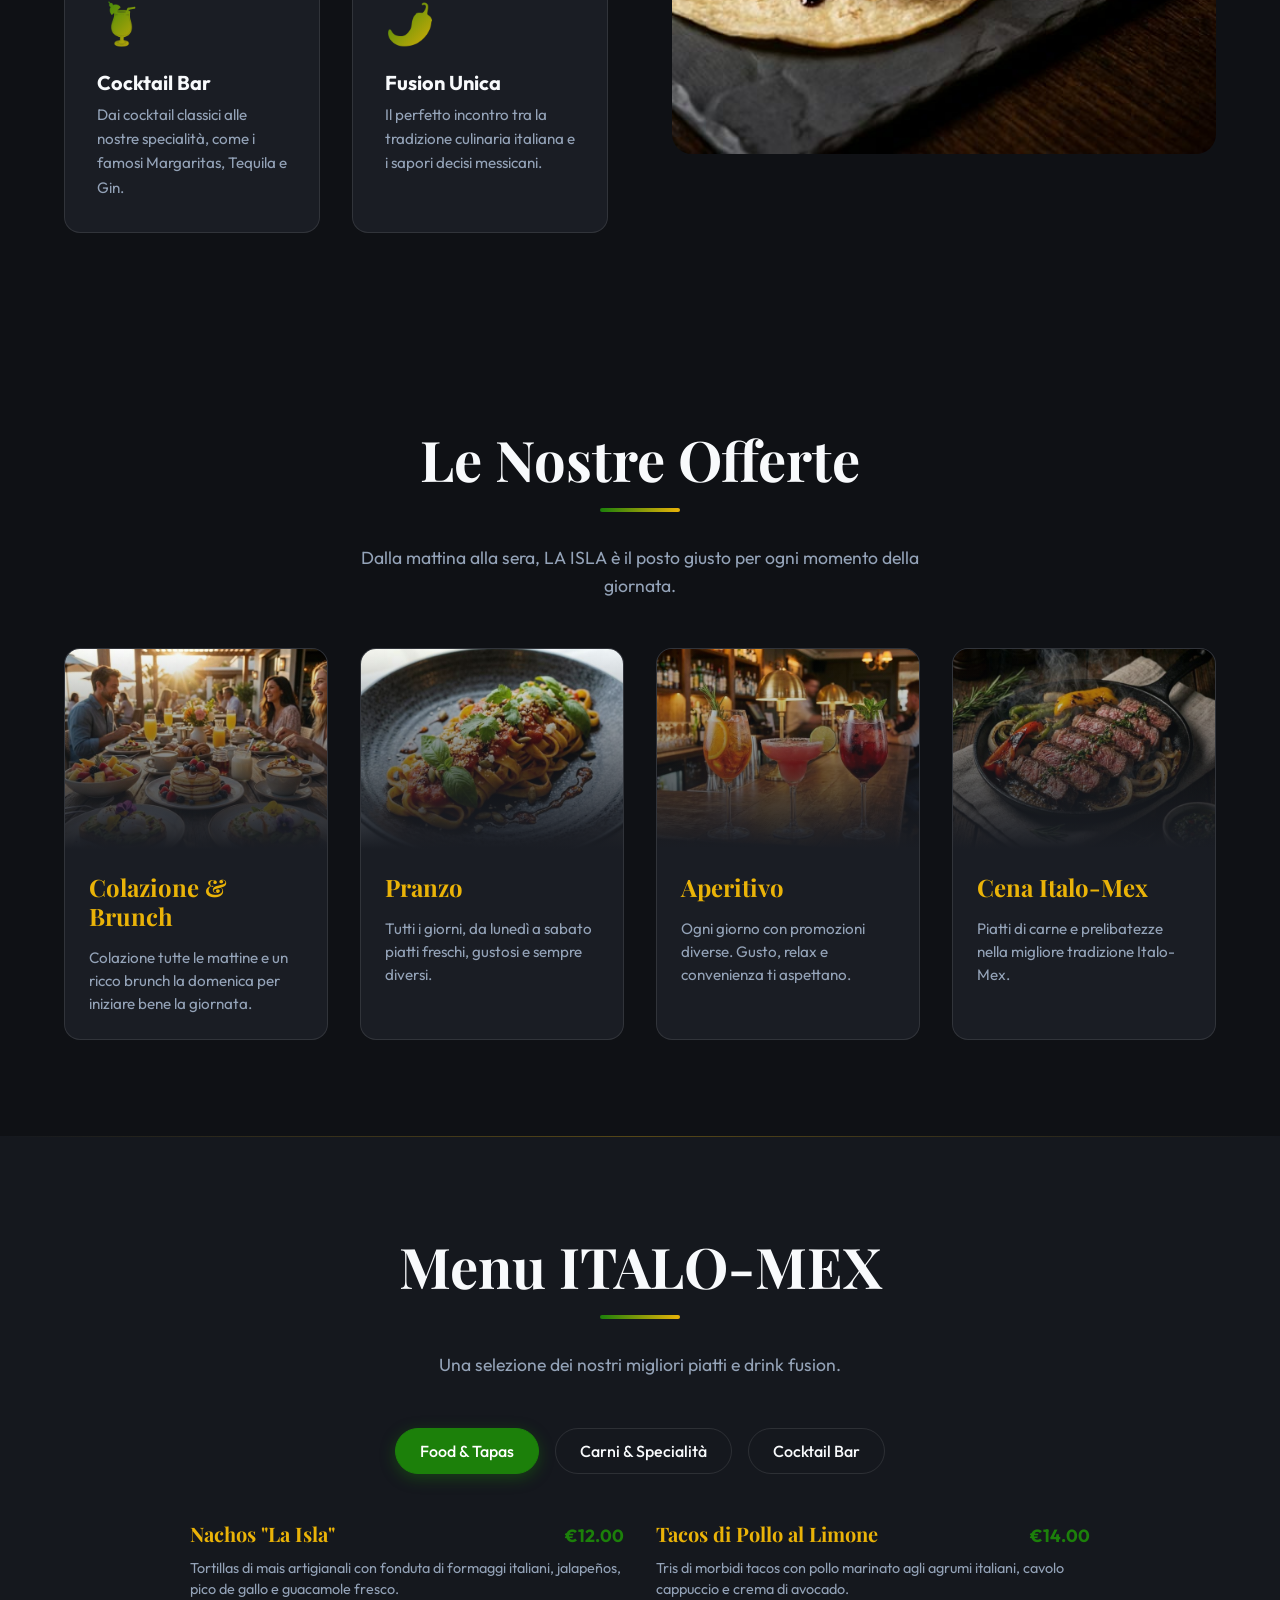
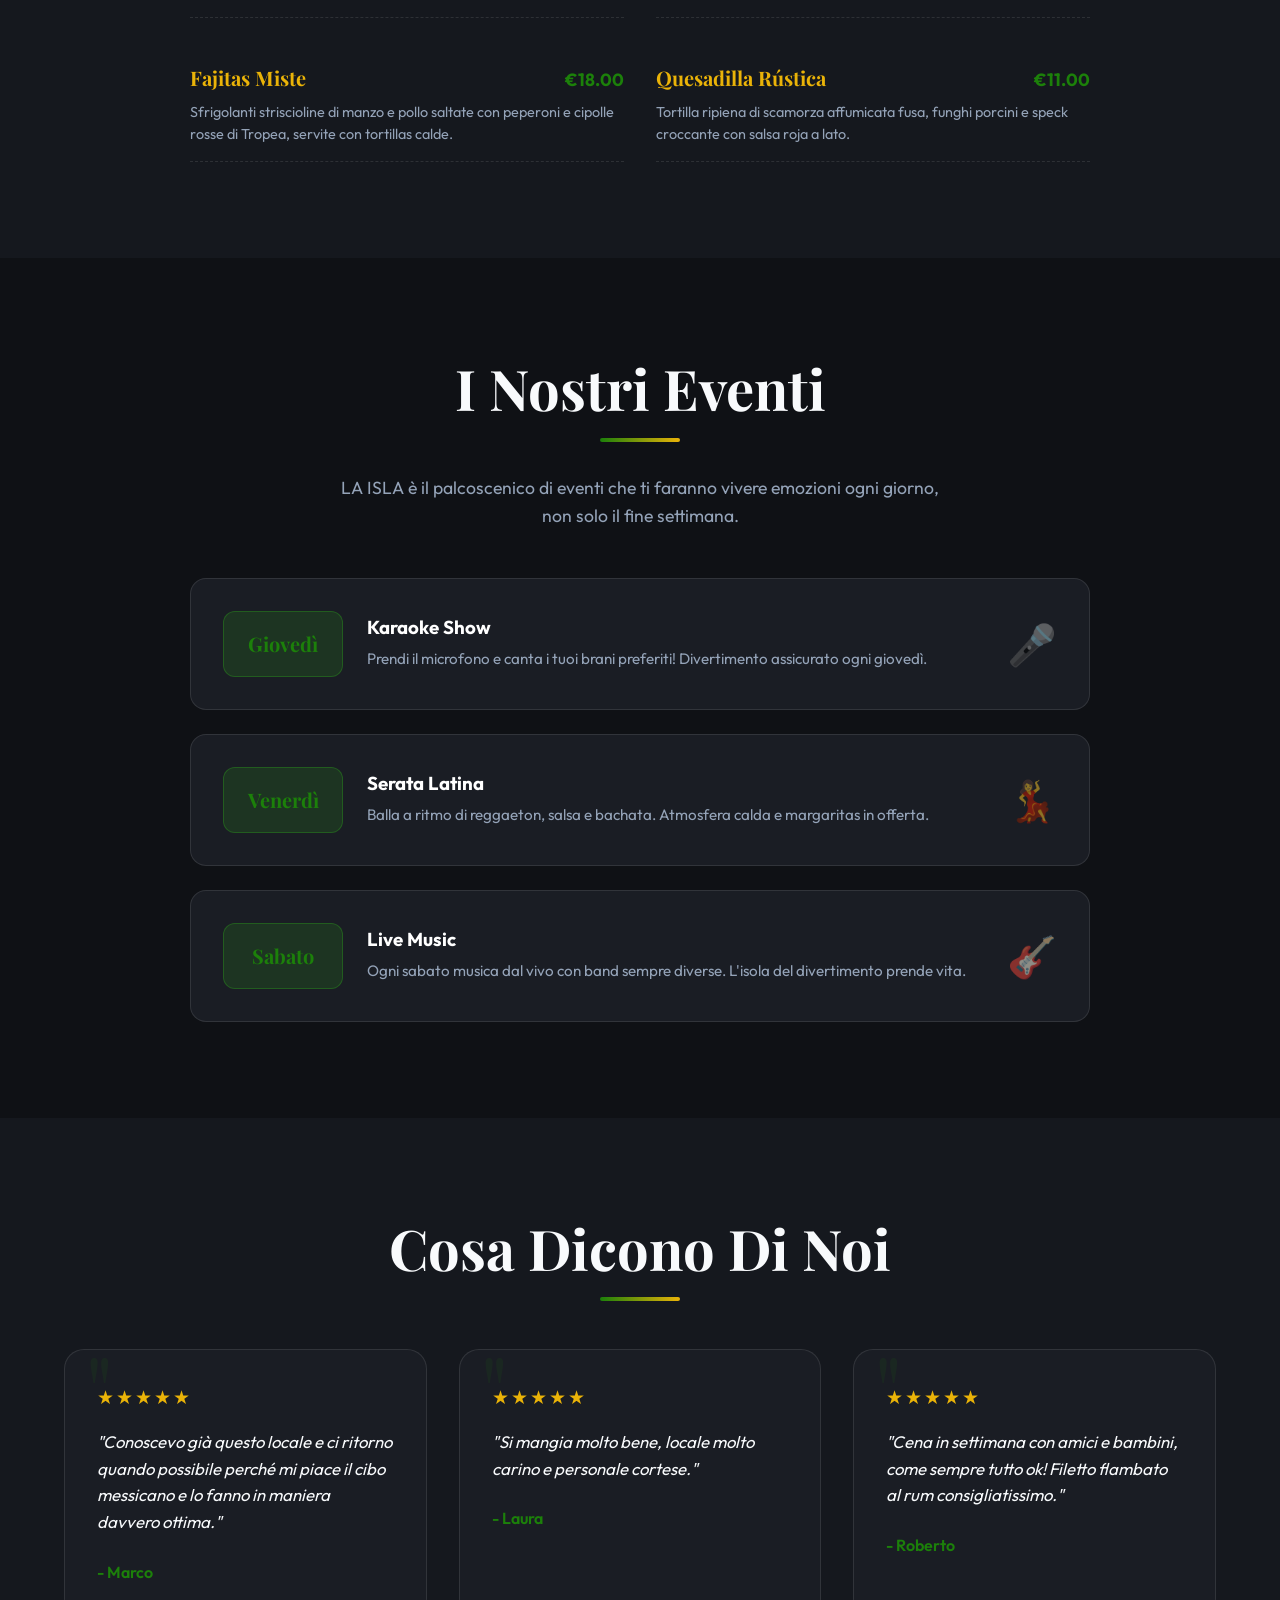
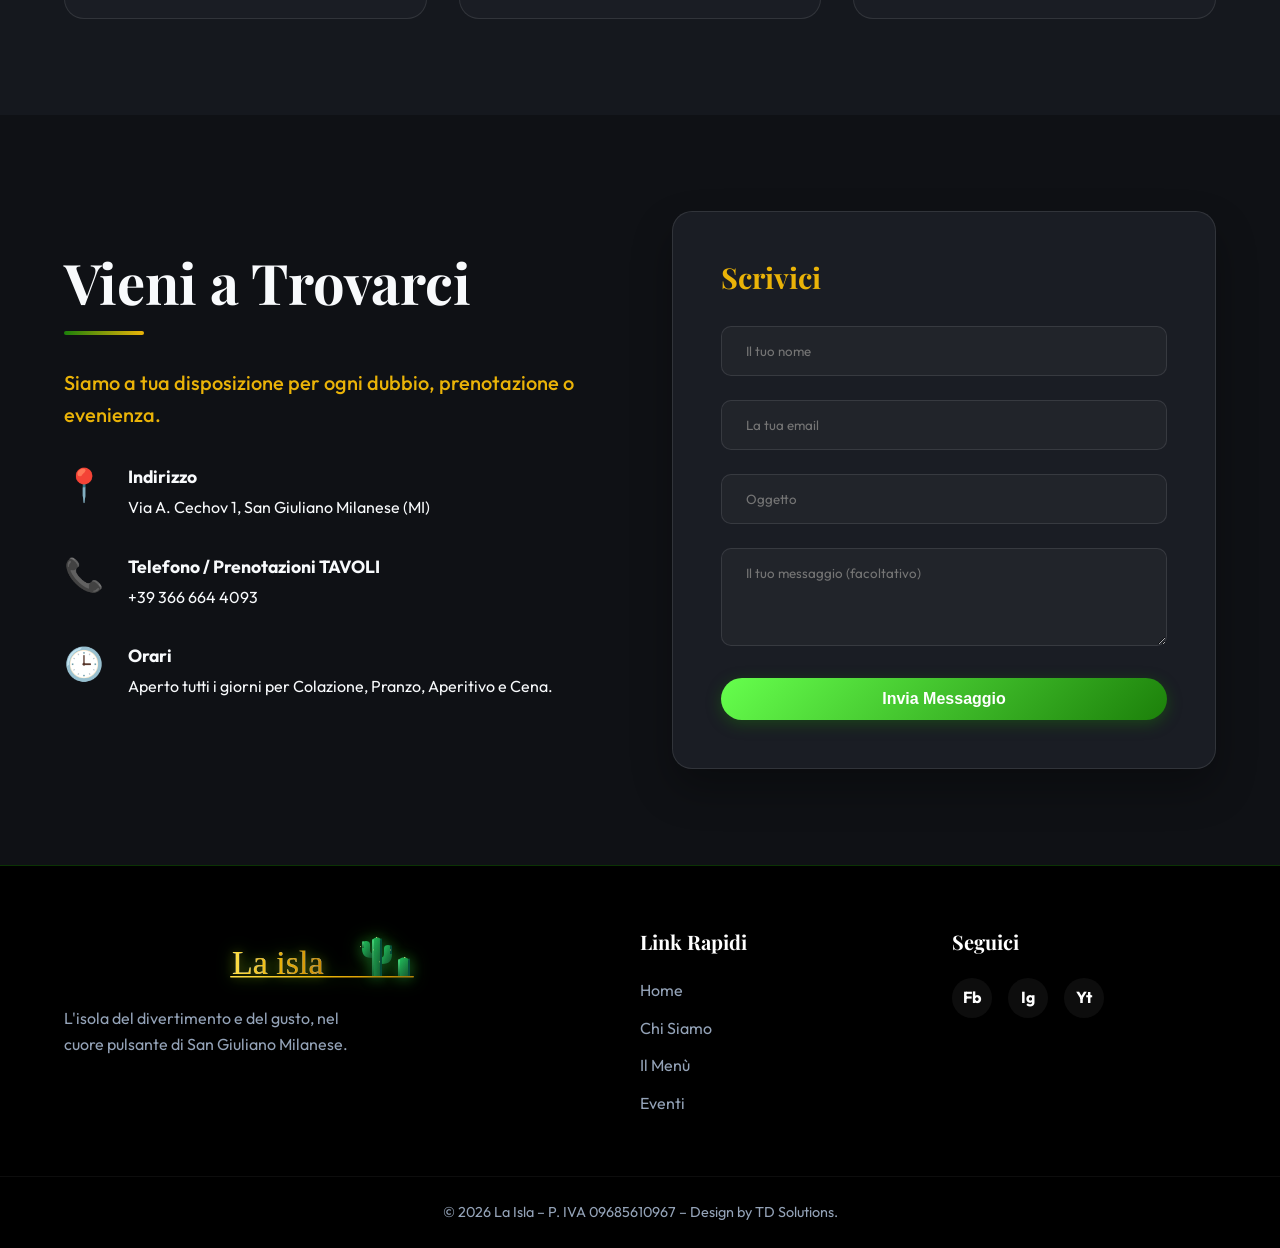
<file: la-isla/index.html>
﻿<!DOCTYPE html>
<html lang="it">

<head>
              <meta charset="UTF-8">
              <meta name="viewport" content="width=device-width, initial-scale=1.0">

              <!-- SEO Meta Tags -->
              <title>LA ISLA ITALO-MEX | Ristorante e Cocktail Bar a San Giuliano Milanese</title>
              <meta name="description"
                            content="L'isola del divertimento e del gusto nel cuore pulsante di San Giuliano Milanese. Scopri la nostra cucina Italo-Messicana, Cocktail Bar, Eventi e molto altro!">
              <meta name="keywords"
                            content="Ristorante Italo-Mex, Cocktail Bar, San Giuliano Milanese, Eventi, Musica dal vivo, Tex-Mex, Carne, Tacos">
              <meta name="author" content="TD Solutions">

              <!-- Open Graph / Social Media -->
              <meta property="og:title" content="LA ISLA ITALO-MEX">
              <meta property="og:description"
                            content="L'isola del divertimento e del gusto nel cuore pulsante di San Giuliano Milanese. Cucina Italo-Mex, Cocktail e Live Music.">
              <meta property="og:image" content="images/hero_bg.png">
              <meta property="og:type" content="website">
              <meta property="og:locale" content="it_IT">

              <!-- Favicon -->
              <link rel="icon" type="image/svg+xml" href="images/logo.svg">
              <link rel="apple-touch-icon" href="images/logo.svg">

              <!-- Google Fonts -->
              <link rel="preconnect" href="https://fonts.googleapis.com">
              <link rel="preconnect" href="https://fonts.gstatic.com" crossorigin>
              <link href="https://fonts.googleapis.com/css2?family=Outfit:wght@300;400;500;600;700&family=Playfair+Display:ital,wght@0,600;0,700;1,600&display=swap"
                            rel="stylesheet">

              <!-- CSS & JS -->
              <link rel="stylesheet" href="styles.css">
              <script src="script.js" defer></script>
              
              <!-- Chatbot Plugin -->
              <link rel="stylesheet" href="chatbot-plugin/chatbot.css">
              <script src="chatbot-plugin/chatbot.js" defer></script>
</head>

<body>

              <!-- Header & Navigation -->
              <header class="header">
                            <div class="container header-container">
                                          <a href="#" class="logo">
                                                        <img src="images/logo.svg" alt="La Isla Logo" class="logo-img">
                                          </a>

                                          <button class="mobile-menu-toggle" aria-label="Toggle menu">
                                                        <span></span>
                                                        <span></span>
                                                        <span></span>
                                          </button>

                                          <nav class="nav-menu">
                                                        <ul>
                                                                      <li><a href="#home">Home</a></li>
                                                                      <li><a href="#chi-siamo">Chi Siamo</a></li>
                                                                      <li><a href="#offerte">Offerte</a></li>
                                                                      <li><a href="#menu">Il Menù</a></li>
                                                                      <li><a href="#eventi">Eventi</a></li>
                                                                      <li><a href="#contatti">Contatti</a></li>
                                                        </ul>
                                                        <a href="#prenota" class="btn btn-primary">Prenota Ora</a>
                                          </nav>
                            </div>
              </header>

              <!-- Hero Section -->
              <section id="home" class="hero">
                            <div class="hero-bg"></div>
                            <div class="hero-overlay"></div>
                            <div class="container hero-content">
                                          <span class="hero-badge">Cucina Italo Messicana</span>
                                          <h1 class="hero-title">L'isola del divertimento e del gusto.</h1>
                                          <p class="hero-subtitle">Nel cuore pulsante di San Giuliano Milanese. Cocktail
                                                        bar, long drink e sapori che raccontano storie.</p>
                                          <div class="hero-cta">
                                                        <a href="#menu" class="btn btn-primary btn-large">Scopri il
                                                                      Menù</a>
                                                        <a href="#eventi" class="btn btn-secondary btn-large">I Nostri
                                                                      Eventi</a>
                                          </div>
                            </div>
              </section>

              <!-- Chi Siamo (About) Section -->
              <section id="chi-siamo" class="about section-padding">
                            <div class="container about-container">
                                          <div class="about-text">
                                                        <h2 class="section-title">LA ISLA<br>non è solo cibo e bevande
                                                                      straordinarie...</h2>
                                                        <div class="title-underline"></div>
                                                        <p class="lead-text">Immerso in un'atmosfera vivace, LA ISLA ti
                                                                      invita a scoprire il meglio di due mondi culinari.
                                                        </p>
                                                        <p>ITALO-MEX è il nostro nuovo concept culinario, ora puoi
                                                                      deliziarti con una fusione di sapori italiani e
                                                                      latino americani che ti porterà in un viaggio
                                                                      gastronomico unico nel suo genere. Un ristorante
                                                                      così non lo avete mai visto!</p>
                                                        <div class="features-grid">
                                                                      <div class="feature-item">
                                                                                    <div class="feature-icon">🍹</div>
                                                                                    <h3>Cocktail Bar</h3>
                                                                                    <p>Dai cocktail classici alle nostre
                                                                                                  specialità, come i
                                                                                                  famosi Margaritas,
                                                                                                  Tequila e Gin.</p>
                                                                      </div>
                                                                      <div class="feature-item">
                                                                                    <div class="feature-icon">🌶️</div>
                                                                                    <h3>Fusion Unica</h3>
                                                                                    <p>Il perfetto incontro tra la
                                                                                                  tradizione culinaria
                                                                                                  italiana e i sapori
                                                                                                  decisi messicani.</p>
                                                                      </div>
                                                        </div>
                                          </div>
                                          <div class="about-image">
                                                        <div class="image-wrapper">
                                                                      <img src="images/about_img.png"
                                                                                    alt="Cucina Fusion Italo-Mex"
                                                                                    style="width: 100%; height: 100%; object-fit: cover;">
                                                        </div>
                                          </div>
                            </div>
              </section>

              <!-- Offerte (Offerings) Section -->
              <section id="offerte" class="offerings section-padding">
                            <div class="container">
                                          <div class="section-header text-center">
                                                        <h2 class="section-title">Le Nostre Offerte</h2>
                                                        <div class="title-underline center"></div>
                                                        <p class="section-subtitle">Dalla mattina alla sera, LA ISLA è
                                                                      il posto giusto per ogni momento della giornata.
                                                        </p>
                                          </div>

                                          <div class="offerings-grid">
                                                        <!-- Colazione & Brunch -->
                                                        <div class="offering-card fade-in">
                                                                      <div class="offering-img-wrapper mock-bg-1">
                                                                                    <div class="offering-overlay"></div>
                                                                      </div>
                                                                      <div class="offering-content">
                                                                                    <h3>Colazione & Brunch</h3>
                                                                                    <p>Colazione tutte le mattine e un
                                                                                                  ricco brunch la
                                                                                                  domenica per iniziare
                                                                                                  bene la giornata.</p>
                                                                      </div>
                                                        </div>

                                                        <!-- Pranzo -->
                                                        <div class="offering-card fade-in">
                                                                      <div class="offering-img-wrapper mock-bg-2">
                                                                                    <div class="offering-overlay"></div>
                                                                      </div>
                                                                      <div class="offering-content">
                                                                                    <h3>Pranzo</h3>
                                                                                    <p>Tutti i giorni, da lunedì a
                                                                                                  sabato piatti freschi,
                                                                                                  gustosi e sempre
                                                                                                  diversi.</p>
                                                                      </div>
                                                        </div>

                                                        <!-- Aperitivo -->
                                                        <div class="offering-card fade-in">
                                                                      <div class="offering-img-wrapper mock-bg-3">
                                                                                    <div class="offering-overlay"></div>
                                                                      </div>
                                                                      <div class="offering-content">
                                                                                    <h3>Aperitivo</h3>
                                                                                    <p>Ogni giorno con promozioni
                                                                                                  diverse. Gusto, relax
                                                                                                  e convenienza ti
                                                                                                  aspettano.</p>
                                                                      </div>
                                                        </div>

                                                        <!-- Cena -->
                                                        <div class="offering-card fade-in">
                                                                      <div class="offering-img-wrapper mock-bg-4">
                                                                                    <div class="offering-overlay"></div>
                                                                      </div>
                                                                      <div class="offering-content">
                                                                                    <h3>Cena Italo-Mex</h3>
                                                                                    <p>Piatti di carne e prelibatezze
                                                                                                  nella migliore
                                                                                                  tradizione Italo-Mex.
                                                                                    </p>
                                                                      </div>
                                                        </div>
                                          </div>
                            </div>
              </section>

              <!-- Menu Section (Generated Content) -->
              <section id="menu" class="menu section-padding">
                            <div class="container">
                                          <div class="section-header text-center">
                                                        <h2 class="section-title">Menu ITALO-MEX</h2>
                                                        <div class="title-underline center"></div>
                                                        <p class="section-subtitle">Una selezione dei nostri migliori
                                                                      piatti e drink fusion.</p>
                                          </div>

                                          <div class="menu-container">
                                                        <!-- Menu Tabs -->
                                                        <div class="menu-tabs">
                                                                      <button class="menu-tab active"
                                                                                    data-target="m-cibo">Food &
                                                                                    Tapas</button>
                                                                      <button class="menu-tab"
                                                                                    data-target="m-carne">Carni &
                                                                                    Specialità</button>
                                                                      <button class="menu-tab"
                                                                                    data-target="m-drink">Cocktail
                                                                                    Bar</button>
                                                        </div>

                                                        <div class="menu-content">
                                                                      <!-- Food & Tapas -->
                                                                      <div class="menu-pane active fade-in" id="m-cibo">
                                                                                    <div class="menu-grid">
                                                                                                  <div
                                                                                                                class="menu-item">
                                                                                                                <div
                                                                                                                              class="menu-item-header">
                                                                                                                              <h4
                                                                                                                                            class="menu-item-title">
                                                                                                                                            Nachos
                                                                                                                                            "La
                                                                                                                                            Isla"
                                                                                                                              </h4>
                                                                                                                              <span
                                                                                                                                            class="menu-item-price">€12.00</span>
                                                                                                                </div>
                                                                                                                <p
                                                                                                                              class="menu-item-desc">
                                                                                                                              Tortillas
                                                                                                                              di
                                                                                                                              mais
                                                                                                                              artigianali
                                                                                                                              con
                                                                                                                              fonduta
                                                                                                                              di
                                                                                                                              formaggi
                                                                                                                              italiani,
                                                                                                                              jalapeños,
                                                                                                                              pico
                                                                                                                              de
                                                                                                                              gallo
                                                                                                                              e
                                                                                                                              guacamole
                                                                                                                              fresco.
                                                                                                                </p>
                                                                                                  </div>
                                                                                                  <div
                                                                                                                class="menu-item">
                                                                                                                <div
                                                                                                                              class="menu-item-header">
                                                                                                                              <h4
                                                                                                                                            class="menu-item-title">
                                                                                                                                            Tacos
                                                                                                                                            di
                                                                                                                                            Pollo
                                                                                                                                            al
                                                                                                                                            Limone
                                                                                                                              </h4>
                                                                                                                              <span
                                                                                                                                            class="menu-item-price">€14.00</span>
                                                                                                                </div>
                                                                                                                <p
                                                                                                                              class="menu-item-desc">
                                                                                                                              Tris
                                                                                                                              di
                                                                                                                              morbidi
                                                                                                                              tacos
                                                                                                                              con
                                                                                                                              pollo
                                                                                                                              marinato
                                                                                                                              agli
                                                                                                                              agrumi
                                                                                                                              italiani,
                                                                                                                              cavolo
                                                                                                                              cappuccio
                                                                                                                              e
                                                                                                                              crema
                                                                                                                              di
                                                                                                                              avocado.
                                                                                                                </p>
                                                                                                  </div>
                                                                                                  <div
                                                                                                                class="menu-item">
                                                                                                                <div
                                                                                                                              class="menu-item-header">
                                                                                                                              <h4
                                                                                                                                            class="menu-item-title">
                                                                                                                                            Fajitas
                                                                                                                                            Miste
                                                                                                                              </h4>
                                                                                                                              <span
                                                                                                                                            class="menu-item-price">€18.00</span>
                                                                                                                </div>
                                                                                                                <p
                                                                                                                              class="menu-item-desc">
                                                                                                                              Sfrigolanti
                                                                                                                              striscioline
                                                                                                                              di
                                                                                                                              manzo
                                                                                                                              e
                                                                                                                              pollo
                                                                                                                              saltate
                                                                                                                              con
                                                                                                                              peperoni
                                                                                                                              e
                                                                                                                              cipolle
                                                                                                                              rosse
                                                                                                                              di
                                                                                                                              Tropea,
                                                                                                                              servite
                                                                                                                              con
                                                                                                                              tortillas
                                                                                                                              calde.
                                                                                                                </p>
                                                                                                  </div>
                                                                                                  <div
                                                                                                                class="menu-item">
                                                                                                                <div
                                                                                                                              class="menu-item-header">
                                                                                                                              <h4
                                                                                                                                            class="menu-item-title">
                                                                                                                                            Quesadilla
                                                                                                                                            Rústica
                                                                                                                              </h4>
                                                                                                                              <span
                                                                                                                                            class="menu-item-price">€11.00</span>
                                                                                                                </div>
                                                                                                                <p
                                                                                                                              class="menu-item-desc">
                                                                                                                              Tortilla
                                                                                                                              ripiena
                                                                                                                              di
                                                                                                                              scamorza
                                                                                                                              affumicata
                                                                                                                              fusa,
                                                                                                                              funghi
                                                                                                                              porcini
                                                                                                                              e
                                                                                                                              speck
                                                                                                                              croccante
                                                                                                                              con
                                                                                                                              salsa
                                                                                                                              roja
                                                                                                                              a
                                                                                                                              lato.
                                                                                                                </p>
                                                                                                  </div>
                                                                                    </div>
                                                                      </div>

                                                                      <!-- Carni & Specialità -->
                                                                      <div class="menu-pane" id="m-carne">
                                                                                    <div class="menu-grid">
                                                                                                  <div
                                                                                                                class="menu-item">
                                                                                                                <div
                                                                                                                              class="menu-item-header">
                                                                                                                              <h4
                                                                                                                                            class="menu-item-title">
                                                                                                                                            Filetto
                                                                                                                                            Flambato
                                                                                                                                            al
                                                                                                                                            Rum
                                                                                                                              </h4>
                                                                                                                              <span
                                                                                                                                            class="menu-item-price">€26.00</span>
                                                                                                                </div>
                                                                                                                <p
                                                                                                                              class="menu-item-desc">
                                                                                                                              Il
                                                                                                                              nostro
                                                                                                                              piatto
                                                                                                                              forte:
                                                                                                                              morbidissimo
                                                                                                                              filetto
                                                                                                                              di
                                                                                                                              manzo
                                                                                                                              irlandese
                                                                                                                              sfumato
                                                                                                                              al
                                                                                                                              tavolo
                                                                                                                              con
                                                                                                                              rum
                                                                                                                              scuro
                                                                                                                              invecchiato,
                                                                                                                              servito
                                                                                                                              con
                                                                                                                              patate
                                                                                                                              al
                                                                                                                              forno.
                                                                                                                </p>
                                                                                                  </div>
                                                                                                  <div
                                                                                                                class="menu-item">
                                                                                                                <div
                                                                                                                              class="menu-item-header">
                                                                                                                              <h4
                                                                                                                                            class="menu-item-title">
                                                                                                                                            Tagliata
                                                                                                                                            di
                                                                                                                                            Patanegra
                                                                                                                              </h4>
                                                                                                                              <span
                                                                                                                                            class="menu-item-price">€24.00</span>
                                                                                                                </div>
                                                                                                                <p
                                                                                                                              class="menu-item-desc">
                                                                                                                              Succulenta
                                                                                                                              tagliata
                                                                                                                              di
                                                                                                                              maiale
                                                                                                                              iberico
                                                                                                                              cotta
                                                                                                                              a
                                                                                                                              bassa
                                                                                                                              temperatura
                                                                                                                              con
                                                                                                                              riduzione
                                                                                                                              balsamica
                                                                                                                              e
                                                                                                                              scaglie
                                                                                                                              di
                                                                                                                              Grana
                                                                                                                              Padano.
                                                                                                                </p>
                                                                                                  </div>
                                                                                                  <div
                                                                                                                class="menu-item">
                                                                                                                <div
                                                                                                                              class="menu-item-header">
                                                                                                                              <h4
                                                                                                                                            class="menu-item-title">
                                                                                                                                            Costine
                                                                                                                                            "Low
                                                                                                                                            &
                                                                                                                                            Slow"
                                                                                                                                            Barbacoa
                                                                                                                              </h4>
                                                                                                                              <span
                                                                                                                                            class="menu-item-price">€19.00</span>
                                                                                                                </div>
                                                                                                                <p
                                                                                                                              class="menu-item-desc">
                                                                                                                              Pork
                                                                                                                              ribs
                                                                                                                              cotte
                                                                                                                              per
                                                                                                                              12
                                                                                                                              ore
                                                                                                                              e
                                                                                                                              glassate
                                                                                                                              con
                                                                                                                              la
                                                                                                                              nostra
                                                                                                                              salsa
                                                                                                                              BBQ
                                                                                                                              fatta
                                                                                                                              in
                                                                                                                              casa
                                                                                                                              con
                                                                                                                              un
                                                                                                                              tocco
                                                                                                                              di
                                                                                                                              chipotle.
                                                                                                                </p>
                                                                                                  </div>
                                                                                    </div>
                                                                      </div>

                                                                      <!-- Cocktail Bar -->
                                                                      <div class="menu-pane" id="m-drink">
                                                                                    <div class="menu-grid">
                                                                                                  <div
                                                                                                                class="menu-item">
                                                                                                                <div
                                                                                                                              class="menu-item-header">
                                                                                                                              <h4
                                                                                                                                            class="menu-item-title">
                                                                                                                                            Margarita
                                                                                                                                            Classico
                                                                                                                                            o
                                                                                                                                            Fruttato
                                                                                                                              </h4>
                                                                                                                              <span
                                                                                                                                            class="menu-item-price">€9.00</span>
                                                                                                                </div>
                                                                                                                <p
                                                                                                                              class="menu-item-desc">
                                                                                                                              La
                                                                                                                              nostra
                                                                                                                              specialità
                                                                                                                              con
                                                                                                                              Tequila
                                                                                                                              Blanco
                                                                                                                              100%
                                                                                                                              Agave,
                                                                                                                              Triple
                                                                                                                              Sec
                                                                                                                              e
                                                                                                                              succo
                                                                                                                              di
                                                                                                                              lime
                                                                                                                              fresco
                                                                                                                              (disponibile
                                                                                                                              alla
                                                                                                                              fragola
                                                                                                                              o
                                                                                                                              mango).
                                                                                                                </p>
                                                                                                  </div>
                                                                                                  <div
                                                                                                                class="menu-item">
                                                                                                                <div
                                                                                                                              class="menu-item-header">
                                                                                                                              <h4
                                                                                                                                            class="menu-item-title">
                                                                                                                                            Mezcalita
                                                                                                                                            Speziata
                                                                                                                              </h4>
                                                                                                                              <span
                                                                                                                                            class="menu-item-price">€11.00</span>
                                                                                                                </div>
                                                                                                                <p
                                                                                                                              class="menu-item-desc">
                                                                                                                              Mezcal
                                                                                                                              artigianale,
                                                                                                                              succo
                                                                                                                              di
                                                                                                                              pompelmo
                                                                                                                              rosa,
                                                                                                                              sciroppo
                                                                                                                              d'agave
                                                                                                                              e
                                                                                                                              un
                                                                                                                              tocco
                                                                                                                              di
                                                                                                                              peperoncino
                                                                                                                              sul
                                                                                                                              bordo.
                                                                                                                </p>
                                                                                                  </div>
                                                                                                  <div
                                                                                                                class="menu-item">
                                                                                                                <div
                                                                                                                              class="menu-item-header">
                                                                                                                              <h4
                                                                                                                                            class="menu-item-title">
                                                                                                                                            Gin
                                                                                                                                            Tonic
                                                                                                                                            Botanico
                                                                                                                              </h4>
                                                                                                                              <span
                                                                                                                                            class="menu-item-price">€10.00</span>
                                                                                                                </div>
                                                                                                                <p
                                                                                                                              class="menu-item-desc">
                                                                                                                              Vasta
                                                                                                                              selezione
                                                                                                                              di
                                                                                                                              Gin
                                                                                                                              premium
                                                                                                                              italiani
                                                                                                                              ed
                                                                                                                              internazionali,
                                                                                                                              abbinati
                                                                                                                              a
                                                                                                                              toniche
                                                                                                                              aromatiche
                                                                                                                              e
                                                                                                                              botaniche
                                                                                                                              fresche.
                                                                                                                </p>
                                                                                                  </div>
                                                                                                  <div
                                                                                                                class="menu-item">
                                                                                                                <div
                                                                                                                              class="menu-item-header">
                                                                                                                              <h4
                                                                                                                                            class="menu-item-title">
                                                                                                                                            Mojito
                                                                                                                                            Cubano
                                                                                                                              </h4>
                                                                                                                              <span
                                                                                                                                            class="menu-item-price">€9.00</span>
                                                                                                                </div>
                                                                                                                <p
                                                                                                                              class="menu-item-desc">
                                                                                                                              Rum
                                                                                                                              bianco,
                                                                                                                              zucchero
                                                                                                                              di
                                                                                                                              canna,
                                                                                                                              lime,
                                                                                                                              menta
                                                                                                                              fresca
                                                                                                                              e
                                                                                                                              soda,
                                                                                                                              pestato
                                                                                                                              a
                                                                                                                              regola
                                                                                                                              d'arte.
                                                                                                                </p>
                                                                                                  </div>
                                                                                    </div>
                                                                      </div>
                                                        </div>


                                          </div>
                            </div>
              </section>

              <!-- Eventi Section -->
              <section id="eventi" class="events section-padding">
                            <div class="container">
                                          <div class="section-header text-center">
                                                        <h2 class="section-title">I Nostri Eventi</h2>
                                                        <div class="title-underline center"></div>
                                                        <p class="section-subtitle">LA ISLA è il palcoscenico di eventi
                                                                      che ti faranno vivere emozioni ogni
                                                                      giorno, non solo il fine settimana.</p>
                                          </div>
                                          <div class="events-grid">
                                                        <!-- Giovedì -->
                                                        <div class="event-card fade-in">
                                                                      <div class="event-date">
                                                                                    <span
                                                                                                  class="day-name">Giovedì</span>
                                                                      </div>
                                                                      <div class="event-content">
                                                                                    <h3>Karaoke Show</h3>
                                                                                    <p>Prendi il microfono e canta i
                                                                                                  tuoi brani preferiti!
                                                                                                  Divertimento
                                                                                                  assicurato ogni
                                                                                                  giovedì.</p>
                                                                      </div>
                                                                      <div class="event-icon">🎤</div>
                                                        </div>
                                                        <!-- Venerdì -->
                                                        <div class="event-card fade-in" style="transition-delay: 0.1s;">
                                                                      <div class="event-date">
                                                                                    <span
                                                                                                  class="day-name">Venerdì</span>
                                                                      </div>
                                                                      <div class="event-content">
                                                                                    <h3>Serata Latina</h3>
                                                                                    <p>Balla a ritmo di reggaeton, salsa
                                                                                                  e bachata. Atmosfera
                                                                                                  calda e margaritas in
                                                                                                  offerta.</p>
                                                                      </div>
                                                                      <div class="event-icon">💃</div>
                                                        </div>
                                                        <!-- Sabato -->
                                                        <div class="event-card fade-in" style="transition-delay: 0.2s;">
                                                                      <div class="event-date">
                                                                                    <span class="day-name">Sabato</span>
                                                                      </div>
                                                                      <div class="event-content">
                                                                                    <h3>Live Music</h3>
                                                                                    <p>Ogni sabato musica dal vivo con
                                                                                                  band sempre diverse.
                                                                                                  L'isola del
                                                                                                  divertimento prende
                                                                                                  vita.
                                                                                    </p>
                                                                      </div>
                                                                      <div class="event-icon">🎸</div>
                                                        </div>
                                          </div>
                            </div>
              </section>

              <!-- Testimonianze Section -->
              <section class="testimonials section-padding">
                            <div class="container">
                                          <div class="section-header text-center">
                                                        <h2 class="section-title">Cosa Dicono Di Noi</h2>
                                                        <div class="title-underline center"></div>
                                          </div>
                                          <div class="testimonials-grid">
                                                        <div class="testimonial-card fade-in">
                                                                      <div class="stars">★★★★★</div>
                                                                      <p class="review-text">"Conoscevo già questo
                                                                                    locale e ci ritorno quando possibile
                                                                                    perché mi piace il
                                                                                    cibo messicano e lo fanno in maniera
                                                                                    davvero ottima."</p>
                                                                      <p class="reviewer-name">- Marco</p>
                                                        </div>
                                                        <div class="testimonial-card fade-in"
                                                                      style="transition-delay: 0.2s;">
                                                                      <div class="stars">★★★★★</div>
                                                                      <p class="review-text">"Si mangia molto bene,
                                                                                    locale molto carino e personale
                                                                                    cortese."</p>
                                                                      <p class="reviewer-name">- Laura</p>
                                                        </div>
                                                        <div class="testimonial-card fade-in"
                                                                      style="transition-delay: 0.4s;">
                                                                      <div class="stars">★★★★★</div>
                                                                      <p class="review-text">"Cena in settimana con
                                                                                    amici e bambini, come sempre tutto
                                                                                    ok! Filetto
                                                                                    flambato al rum consigliatissimo."
                                                                      </p>
                                                                      <p class="reviewer-name">- Roberto</p>
                                                        </div>
                                          </div>
                            </div>
              </section>

              <!-- Contatti & Location -->
              <section id="contatti" class="contact section-padding">
                            <div class="container">
                                          <div class="contact-grid">
                                                        <div class="contact-info">
                                                                      <h2 class="section-title">Vieni a Trovarci</h2>
                                                                      <div class="title-underline"></div>
                                                                      <p class="lead-text">Siamo a tua disposizione per
                                                                                    ogni dubbio, prenotazione o
                                                                                    evenienza.</p>

                                                                      <ul class="contact-details">
                                                                                    <li>
                                                                                                  <span
                                                                                                                class="icon">📍</span>
                                                                                                  <div>
                                                                                                                <strong>Indirizzo</strong>
                                                                                                                <p>Via A. Cechov
                                                                                                                              1,
                                                                                                                              San
                                                                                                                              Giuliano
                                                                                                                              Milanese
                                                                                                                              (MI)
                                                                                                                </p>
                                                                                                  </div>
                                                                                    </li>
                                                                                    <li>
                                                                                                  <span
                                                                                                                class="icon">📞</span>
                                                                                                  <div>
                                                                                                                <strong>Telefono
                                                                                                                              /
                                                                                                                              Prenotazioni
                                                                                                                              TAVOLI</strong>
                                                                                                                <p><a href="tel:+393666644093">+39
                                                                                                                                            366
                                                                                                                                            664
                                                                                                                                            4093</a>
                                                                                                                </p>
                                                                                                  </div>
                                                                                    </li>
                                                                                    <li>
                                                                                                  <span
                                                                                                                class="icon">🕒</span>
                                                                                                  <div>
                                                                                                                <strong>Orari</strong>
                                                                                                                <p>Aperto tutti
                                                                                                                              i
                                                                                                                              giorni
                                                                                                                              per
                                                                                                                              Colazione,
                                                                                                                              Pranzo,
                                                                                                                              Aperitivo
                                                                                                                              e
                                                                                                                              Cena.
                                                                                                                </p>
                                                                                                  </div>
                                                                                    </li>
                                                                      </ul>
                                                        </div>

                                                        <div class="contact-form-container">
                                                                      <form class="contact-form">
                                                                                    <h3>Scrivici</h3>
                                                                                    <div class="form-group">
                                                                                                  <input type="text"
                                                                                                                placeholder="Il tuo nome"
                                                                                                                required>
                                                                                    </div>
                                                                                    <div class="form-group">
                                                                                                  <input type="email"
                                                                                                                placeholder="La tua email"
                                                                                                                required>
                                                                                    </div>
                                                                                    <div class="form-group">
                                                                                                  <input type="text"
                                                                                                                placeholder="Oggetto">
                                                                                    </div>
                                                                                    <div class="form-group">
                                                                                                  <textarea placeholder="Il tuo messaggio (facoltativo)"
                                                                                                                rows="4"></textarea>
                                                                                    </div>
                                                                                    <button type="submit"
                                                                                                  class="btn btn-primary"
                                                                                                  style="width: 100%;">Invia
                                                                                                  Messaggio</button>
                                                                      </form>
                                                        </div>
                                          </div>
                            </div>
              </section>

              <!-- Footer -->
              <footer class="footer">
                            <div class="container footer-container">
                                          <div class="footer-brand">
                                                        <a href="#" class="logo">
                                                                      <img src="images/logo.svg" alt="La Isla Logo"
                                                                                    class="logo-img">
                                                        </a>
                                                        <p>L'isola del divertimento e del gusto, nel cuore pulsante di
                                                                      San Giuliano Milanese.</p>
                                          </div>
                                          <div class="footer-links">
                                                        <h4>Link Rapidi</h4>
                                                        <ul>
                                                                      <li><a href="#home">Home</a></li>
                                                                      <li><a href="#chi-siamo">Chi Siamo</a></li>
                                                                      <li><a href="#menu">Il Menù</a></li>
                                                                      <li><a href="#eventi">Eventi</a></li>
                                                        </ul>
                                          </div>
                                          <div class="footer-social">
                                                        <h4>Seguici</h4>
                                                        <div class="social-icons">
                                                                      <a href="https://www.facebook.com/profile.php?id=100078469377204"
                                                                                    target="_blank">Fb</a>
                                                                      <a href="https://www.instagram.com/isla_sangiuliano/"
                                                                                    target="_blank">Ig</a>
                                                                      <a href="https://www.youtube.com/@LaIslaSanGiulianoMilanese"
                                                                                    target="_blank">Yt</a>
                                                        </div>
                                          </div>
                            </div>
                            <div class="footer-bottom text-center">
                                          <p>&copy; 2026 La Isla – P. IVA 09685610967 – Design by TD Solutions.</p>
                            </div>
              </footer>

</body>

</html>
</file>
<file: la isla/styles.css>
/* =========================================
   LA ISLA ITALO-MEX - CSS Variables & Reset
   ========================================= */

:root {
    /* Color Palette */
    --clr-bg-dark: #0f1115;
    --clr-bg-card: #1a1d24;
    --clr-bg-glass: rgba(26, 29, 36, 0.7);
    --clr-primary: #1c800a;
    /* Fiery Orange / Mexican vibe */
    --clr-primary-glow: rgba(28, 128, 10, 0.4);
    --clr-secondary: #eab308;
    /* Tequila Gold */
    --clr-accent: #10b981;
    /* Agave Green */
    --clr-text-main: #f8fafc;
    --clr-text-muted: #94a3b8;
    --clr-border: rgba(255, 255, 255, 0.1);

    /* Typography */
    --font-sans: 'Outfit', sans-serif;
    --font-serif: 'Playfair Display', serif;

    /* Transitions */
    --transition-fast: 0.2s ease;
    --transition-base: 0.3s ease;
    --transition-slow: 0.5s cubic-bezier(0.4, 0, 0.2, 1);
}

* {
    margin: 0;
    padding: 0;
    box-sizing: border-box;
}

html {
    scroll-behavior: smooth;
}

body {
    font-family: var(--font-sans);
    background-color: var(--clr-bg-dark);
    color: var(--clr-text-main);
    line-height: 1.6;
    overflow-x: hidden;
}

img {
    max-width: 100%;
    height: auto;
    display: block;
}

a {
    text-decoration: none;
    color: inherit;
}

ul {
    list-style: none;
}

.container {
    width: 100%;
    max-width: 1200px;
    margin: 0 auto;
    padding: 0 1.5rem;
}

.section-padding {
    padding: 6rem 0;
}

/* =========================================
   Typography & Common Elements
   ========================================= */

h1,
h2,
h3,
h4 {
    line-height: 1.2;
    margin-bottom: 1rem;
}

.section-title {
    font-family: var(--font-serif);
    font-size: clamp(2.5rem, 5vw, 3.5rem);
    font-weight: 700;
    color: var(--clr-text-main);
}

.title-underline {
    width: 80px;
    height: 4px;
    background: linear-gradient(90deg, var(--clr-primary), var(--clr-secondary));
    margin-bottom: 2rem;
    border-radius: 2px;
}

.lead-text {
    font-size: 1.25rem;
    color: var(--clr-secondary);
    font-weight: 500;
    margin-bottom: 1.5rem;
}

/* Buttons */
.btn {
    display: inline-flex;
    align-items: center;
    justify-content: center;
    padding: 0.75rem 1.5rem;
    border-radius: 50px;
    font-weight: 600;
    font-size: 1rem;
    cursor: pointer;
    transition: var(--transition-base);
    border: none;
    text-align: center;
}

.btn-primary {
    background: linear-gradient(135deg, #66ff4d, var(--clr-primary));
    color: #fff;
    box-shadow: 0 4px 15px var(--clr-primary-glow);
}

.btn-primary:hover {
    transform: translateY(-3px);
    box-shadow: 0 8px 25px var(--clr-primary-glow);
}

.btn-secondary {
    background: transparent;
    color: var(--clr-text-main);
    border: 1px solid var(--clr-border);
    backdrop-filter: blur(10px);
}

.btn-secondary:hover {
    border-color: var(--clr-secondary);
    color: var(--clr-secondary);
    background: rgba(234, 179, 8, 0.05);
}

.btn-large {
    padding: 1rem 2.5rem;
    font-size: 1.125rem;
}

/* =========================================
   Header & Navigation
   ========================================= */

.header {
    position: fixed;
    top: 0;
    left: 0;
    width: 100%;
    z-index: 1000;
    padding: 1.5rem 0;
    transition: var(--transition-base);
}

.header.scrolled {
    padding: 1rem 0;
    background-color: var(--clr-bg-glass);
    backdrop-filter: blur(15px);
    border-bottom: 1px solid var(--clr-border);
}

.header-container {
    display: flex;
    justify-content: space-between;
    align-items: center;
}

.logo {
    display: flex;
    flex-direction: column;
    z-index: 1001;
}

.logo-img {
    height: 50px;
    width: auto;
    transition: var(--transition-base);
    filter: drop-shadow(0 0 8px rgba(57, 255, 20, 0.3));
}

.logo:hover .logo-img {
    transform: scale(1.05);
    filter: drop-shadow(0 0 15px rgba(57, 255, 20, 0.6));
}

.footer .logo-img {
    height: 60px;
}

.nav-menu {
    display: flex;
    align-items: center;
    gap: 2rem;
}

.nav-menu ul {
    display: flex;
    gap: 2rem;
}

.nav-menu a:not(.btn) {
    font-weight: 500;
    font-size: 0.95rem;
    color: var(--clr-text-main);
    transition: var(--transition-fast);
    position: relative;
}

.nav-menu a:not(.btn)::after {
    content: '';
    position: absolute;
    bottom: -5px;
    left: 0;
    width: 0;
    height: 2px;
    background-color: var(--clr-primary);
    transition: var(--transition-fast);
}

.nav-menu a:not(.btn):hover,
.nav-menu a.active:not(.btn) {
    color: var(--clr-primary);
}

.nav-menu a:not(.btn):hover::after,
.nav-menu a.active:not(.btn)::after {
    width: 100%;
}

.mobile-menu-toggle {
    display: none;
    flex-direction: column;
    justify-content: space-between;
    width: 30px;
    height: 21px;
    background: transparent;
    border: none;
    cursor: pointer;
    z-index: 1001;
}

.mobile-menu-toggle span {
    width: 100%;
    height: 2px;
    background-color: var(--clr-text-main);
    transition: var(--transition-base);
}

/* =========================================
   Hero Section
   ========================================= */

.hero {
    position: relative;
    min-height: 100vh;
    display: flex;
    align-items: center;
    padding-top: 80px;
    /* Space for header */
}

/* Hero Background Image */
.hero-bg {
    position: absolute;
    top: 0;
    left: 0;
    width: 100%;
    height: 100%;
    background-color: #000;
    background-image: url('images/hero_bg.png');
    background-size: cover;
    background-position: center;
    z-index: 1;
}

.hero-overlay {
    position: absolute;
    top: 0;
    left: 0;
    width: 100%;
    height: 100%;
    background: linear-gradient(to bottom, rgba(15, 17, 21, 0.8), rgba(15, 17, 21, 1));
    z-index: 2;
}

.hero-content {
    position: relative;
    z-index: 3;
    max-width: 800px;
    text-align: center;
    margin: 0 auto;
}

.hero-badge {
    display: inline-block;
    padding: 0.5rem 1rem;
    border-radius: 50px;
    background: rgba(57, 255, 20, 0.1);
    border: 1px solid rgba(57, 255, 20, 0.3);
    color: var(--clr-primary);
    font-weight: 600;
    font-size: 0.9rem;
    margin-bottom: 1.5rem;
    letter-spacing: 1px;
    text-transform: uppercase;
}

.hero-title {
    font-family: var(--font-serif);
    font-size: clamp(3rem, 7vw, 5.5rem);
    font-weight: 700;
    margin-bottom: 1.5rem;
    text-shadow: 0 10px 30px rgba(0, 0, 0, 0.5);
}

.hero-subtitle {
    font-size: clamp(1.1rem, 2vw, 1.35rem);
    color: var(--clr-text-muted);
    margin-bottom: 2.5rem;
    max-width: 600px;
    margin-inline: auto;
}

.hero-cta {
    display: flex;
    gap: 1.5rem;
    justify-content: center;
    flex-wrap: wrap;
}

/* =========================================
   About Section
   ========================================= */
.about-container {
    display: grid;
    grid-template-columns: 1fr 1fr;
    gap: 4rem;
    align-items: center;
}

.about-text p {
    color: var(--clr-text-muted);
    margin-bottom: 1.5rem;
    font-size: 1.1rem;
}

.features-grid {
    display: grid;
    grid-template-columns: 1fr 1fr;
    gap: 2rem;
    margin-top: 3rem;
}

.feature-item {
    background: var(--clr-bg-card);
    padding: 2rem;
    border-radius: 16px;
    border: 1px solid var(--clr-border);
    transition: var(--transition-base);
}

.feature-item:hover {
    transform: translateY(-5px);
    border-color: rgba(57, 255, 20, 0.3);
    box-shadow: 0 10px 30px rgba(0, 0, 0, 0.2);
}

.feature-icon {
    font-size: 2.5rem;
    margin-bottom: 1rem;
    background: linear-gradient(135deg, var(--clr-primary), var(--clr-secondary));
    -webkit-background-clip: text;
    background-clip: text;
    -webkit-text-fill-color: transparent;
    display: inline-block;
}

.feature-item h3 {
    font-size: 1.25rem;
    margin-bottom: 0.5rem;
}

.feature-item p {
    font-size: 0.95rem;
    margin-bottom: 0;
}

.about-image .image-wrapper {
    position: relative;
    border-radius: 20px;
    overflow: hidden;
    aspect-ratio: 4/5;
}

.about-image .image-wrapper::before {
    content: '';
    position: absolute;
    top: -20px;
    right: -20px;
    bottom: 20px;
    left: 20px;
    border: 2px solid var(--clr-primary);
    border-radius: 20px;
    z-index: -1;
}

.mock-img {
    width: 100%;
    height: 100%;
    background-color: var(--clr-bg-card);
    display: flex;
    align-items: center;
    justify-content: center;
    color: var(--clr-text-muted);
}

/* Media Queries for Header & Hero */
@media (max-width: 992px) {
    .about-container {
        grid-template-columns: 1fr;
        gap: 3rem;
    }

    .about-image {
        order: -1;
        max-width: 600px;
        margin: 0 auto;
    }
}

@media (max-width: 768px) {
    .nav-menu {
        position: fixed;
        top: 0;
        right: -100%;
        width: 80%;
        max-width: 400px;
        height: 100vh;
        background-color: var(--clr-bg-card);
        padding: 6rem 2rem;
        flex-direction: column;
        align-items: flex-start;
        box-shadow: -10px 0 30px rgba(0, 0, 0, 0.5);
        transition: var(--transition-base);
    }

    .nav-menu.active {
        right: 0;
    }

    .nav-menu ul {
        flex-direction: column;
        width: 100%;
        gap: 1.5rem;
    }

    .mobile-menu-toggle {
        display: flex;
    }

    /* Hamburger Animation */
    .mobile-menu-toggle.active span:nth-child(1) {
        transform: translateY(9px) rotate(45deg);
    }

    .mobile-menu-toggle.active span:nth-child(2) {
        opacity: 0;
    }

    .mobile-menu-toggle.active span:nth-child(3) {
        transform: translateY(-10px) rotate(-45deg);
    }

    .features-grid {
        grid-template-columns: 1fr;
    }
}

/* =========================================
   Offerings Section
   ========================================= */

.offerings {
    background-color: var(--clr-bg-dark);
}

.text-center {
    text-align: center;
}

.title-underline.center {
    margin-inline: auto;
}

.section-subtitle {
    color: var(--clr-text-muted);
    font-size: 1.1rem;
    max-width: 600px;
    margin: 0 auto 3rem;
}

.offerings-grid {
    display: grid;
    grid-template-columns: repeat(auto-fit, minmax(250px, 1fr));
    gap: 2rem;
}

.offering-card {
    background-color: var(--clr-bg-card);
    border-radius: 16px;
    overflow: hidden;
    border: 1px solid var(--clr-border);
    transition: var(--transition-base);
    height: 100%;
    display: flex;
    flex-direction: column;
}

.offering-card:hover {
    transform: translateY(-10px);
    box-shadow: 0 15px 30px rgba(0, 0, 0, 0.3);
    border-color: rgba(57, 255, 20, 0.2);
}

.offering-img-wrapper {
    height: 200px;
    position: relative;
    overflow: hidden;
}

/* Real backgrounds for offering cards */
.mock-bg-1 {
    background: url('images/brunch.png') center/cover;
}

.mock-bg-2 {
    background: url('images/pranzo.png') center/cover;
}

.mock-bg-3 {
    background: url('images/aperitivo.png') center/cover;
}

.mock-bg-4 {
    background: url('images/cena.png') center/cover;
}

.offering-overlay {
    position: absolute;
    top: 0;
    left: 0;
    width: 100%;
    height: 100%;
    background: linear-gradient(to top, var(--clr-bg-card), transparent);
}

.offering-card:hover .offering-img-wrapper {
    transform: scale(1.05);
    transition: transform 0.5s ease;
}

.offering-content {
    padding: 1.5rem;
    flex-grow: 1;
    display: flex;
    flex-direction: column;
}

.offering-content h3 {
    color: var(--clr-secondary);
    font-size: 1.5rem;
    margin-bottom: 1rem;
    font-family: var(--font-serif);
}

.offering-content p {
    color: var(--clr-text-muted);
    font-size: 0.95rem;
    line-height: 1.5;
}

/* =========================================
   Menu Section
   ========================================= */

.menu {
    background-color: #15181e;
    position: relative;
}

.menu::before {
    content: '';
    position: absolute;
    top: 0;
    left: 0;
    width: 100%;
    height: 1px;
    background: linear-gradient(90deg, transparent, rgba(234, 179, 8, 0.3), transparent);
}

.menu-container {
    max-width: 900px;
    margin: 0 auto;
}

.menu-tabs {
    display: flex;
    justify-content: center;
    flex-wrap: wrap;
    gap: 1rem;
    margin-bottom: 3rem;
}

.menu-tab {
    background: transparent;
    border: 1px solid var(--clr-border);
    color: var(--clr-text-main);
    padding: 0.75rem 1.5rem;
    border-radius: 50px;
    font-family: var(--font-sans);
    font-weight: 500;
    font-size: 1rem;
    cursor: pointer;
    transition: var(--transition-base);
}

.menu-tab:hover {
    border-color: var(--clr-secondary);
    color: var(--clr-secondary);
}

.menu-tab.active {
    background: var(--clr-primary);
    border-color: var(--clr-primary);
    color: #fff;
    box-shadow: 0 4px 15px var(--clr-primary-glow);
}

.menu-pane {
    display: none;
    animation: fadeIn 0.5s ease;
}

.menu-pane.active {
    display: block;
}

@keyframes fadeIn {
    from {
        opacity: 0;
        transform: translateY(10px);
    }

    to {
        opacity: 1;
        transform: translateY(0);
    }
}

.menu-grid {
    display: grid;
    grid-template-columns: 1fr;
    gap: 2rem;
}

@media (min-width: 768px) {
    .menu-grid {
        grid-template-columns: 1fr 1fr;
        gap: 3rem 2rem;
    }
}

.menu-item {
    position: relative;
    padding-bottom: 1rem;
    border-bottom: 1px dashed rgba(255, 255, 255, 0.1);
}

.menu-item-header {
    display: flex;
    justify-content: space-between;
    align-items: baseline;
    margin-bottom: 0.5rem;
}

.menu-item-title {
    font-family: var(--font-serif);
    font-size: 1.25rem;
    color: var(--clr-secondary);
    margin: 0;
}

.menu-item-price {
    font-weight: 700;
    font-size: 1.1rem;
    color: var(--clr-primary);
    padding-left: 1rem;
}

.menu-item-desc {
    color: var(--clr-text-muted);
    font-size: 0.9rem;
    line-height: 1.5;
}

/* Animations Trigger */
.fade-in {
    opacity: 0;
    transform: translateY(30px);
    transition: opacity 0.8s ease, transform 0.8s ease;
}

.fade-in.fade-in-visible {
    opacity: 1;
    transform: translateY(0);
}

/* =========================================
   Events Section
   ========================================= */
.events {
    background-color: var(--clr-bg-dark);
}

.events-grid {
    display: grid;
    grid-template-columns: 1fr;
    gap: 1.5rem;
    max-width: 900px;
    margin: 0 auto;
}

.event-card {
    background-color: var(--clr-bg-card);
    border: 1px solid var(--clr-border);
    border-radius: 16px;
    padding: 1.5rem;
    display: flex;
    flex-direction: column;
    align-items: center;
    gap: 1.5rem;
    transition: var(--transition-base);
    position: relative;
    overflow: hidden;
}

@media (min-width: 600px) {
    .event-card {
        flex-direction: row;
        padding: 2rem;
    }
}

.event-card::before {
    content: '';
    position: absolute;
    top: 0;
    left: 0;
    width: 4px;
    height: 100%;
    background: linear-gradient(to bottom, var(--clr-primary), var(--clr-secondary));
    transform: scaleY(0);
    transition: transform 0.4s ease;
    transform-origin: top;
}

.event-card:hover {
    transform: translateX(10px);
    border-color: rgba(57, 255, 20, 0.2);
    box-shadow: 0 10px 30px rgba(0, 0, 0, 0.2);
}

.event-card:hover::before {
    transform: scaleY(1);
}

.event-date {
    background: rgba(57, 255, 20, 0.1);
    color: var(--clr-primary);
    padding: 1rem;
    border-radius: 12px;
    text-align: center;
    min-width: 120px;
    border: 1px solid rgba(57, 255, 20, 0.2);
}

.day-name {
    display: block;
    font-size: 1.25rem;
    font-weight: 700;
    font-family: var(--font-serif);
}

.event-content {
    flex-grow: 1;
}

.event-content h3 {
    color: #fff;
    margin-bottom: 0.5rem;
}

.event-content p {
    color: var(--clr-text-muted);
    font-size: 0.95rem;
    margin-bottom: 0;
}

.event-icon {
    font-size: 2.5rem;
    opacity: 0.5;
    transition: var(--transition-base);
}

.event-card:hover .event-icon {
    opacity: 1;
    transform: scale(1.1) rotate(10deg);
}

/* =========================================
   Testimonials Section
   ========================================= */

.testimonials {
    background-color: #15181e;
    position: relative;
}

.testimonials-grid {
    display: grid;
    grid-template-columns: repeat(auto-fit, minmax(300px, 1fr));
    gap: 2rem;
    margin-top: 3rem;
}

.testimonial-card {
    background-color: var(--clr-bg-card);
    border: 1px solid var(--clr-border);
    border-radius: 20px;
    padding: 2rem;
    position: relative;
    transition: var(--transition-base);
}

.testimonial-card:hover {
    transform: translateY(-5px);
    box-shadow: 0 10px 30px rgba(0, 0, 0, 0.2);
    border-color: rgba(234, 179, 8, 0.3);
}

.testimonial-card::before {
    content: '"';
    position: absolute;
    top: -10px;
    left: 20px;
    font-size: 6rem;
    color: var(--clr-primary);
    opacity: 0.1;
    font-family: var(--font-serif);
    line-height: 1;
}

.stars {
    color: var(--clr-secondary);
    font-size: 1.2rem;
    margin-bottom: 1rem;
    letter-spacing: 2px;
}

.review-text {
    font-size: 1.05rem;
    color: var(--clr-text-main);
    font-style: italic;
    margin-bottom: 1.5rem;
    position: relative;
    z-index: 1;
}

.reviewer-name {
    color: var(--clr-primary);
    font-weight: 600;
}

/* =========================================
   Contact Section
   ========================================= */

.contact {
    background-color: var(--clr-bg-dark);
}

.contact-grid {
    display: grid;
    grid-template-columns: 1fr;
    gap: 4rem;
}

@media (min-width: 900px) {
    .contact-grid {
        grid-template-columns: 1fr 1fr;
        align-items: center;
    }
}

.contact-details {
    margin-top: 2rem;
}

.contact-details li {
    display: flex;
    gap: 1.5rem;
    margin-bottom: 2rem;
}

.contact-details .icon {
    font-size: 2rem;
    margin-top: -0.25rem;
}

.contact-details strong {
    color: var(--clr-text-main);
    display: block;
    margin-bottom: 0.25rem;
    font-size: 1.1rem;
}

.contact-details a:hover {
    color: var(--clr-primary);
}

/* Contact Form */
.contact-form-container {
    background-color: var(--clr-bg-card);
    padding: 3rem;
    border-radius: 20px;
    border: 1px solid var(--clr-border);
    box-shadow: 0 20px 40px rgba(0, 0, 0, 0.3);
}

.contact-form h3 {
    font-family: var(--font-serif);
    font-size: 1.8rem;
    margin-bottom: 2rem;
    color: var(--clr-secondary);
}

.form-group {
    margin-bottom: 1.5rem;
}

.form-group input,
.form-group textarea {
    width: 100%;
    padding: 1rem 1.5rem;
    background-color: rgba(255, 255, 255, 0.03);
    border: 1px solid var(--clr-border);
    border-radius: 10px;
    color: var(--clr-text-main);
    font-family: var(--font-sans);
    transition: var(--transition-fast);
}

.form-group input:focus,
.form-group textarea:focus {
    outline: none;
    border-color: var(--clr-primary);
    background-color: rgba(255, 255, 255, 0.05);
}

/* =========================================
   Footer
   ========================================= */

.footer {
    background-color: #000;
    padding-top: 4rem;
    border-top: 1px solid rgba(57, 255, 20, 0.2);
}

.footer-container {
    display: grid;
    grid-template-columns: 1fr;
    gap: 3rem;
    margin-bottom: 3rem;
}

@media (min-width: 768px) {
    .footer-container {
        grid-template-columns: 2fr 1fr 1fr;
    }
}

.footer-brand p {
    color: var(--clr-text-muted);
    margin-top: 1rem;
    max-width: 300px;
}

.footer h4 {
    color: #fff;
    margin-bottom: 1.5rem;
    font-family: var(--font-serif);
    font-size: 1.25rem;
}

.footer-links ul li {
    margin-bottom: 0.75rem;
}

.footer-links a {
    color: var(--clr-text-muted);
    transition: var(--transition-fast);
}

.footer-links a:hover {
    color: var(--clr-primary);
    padding-left: 5px;
}

.social-icons {
    display: flex;
    gap: 1rem;
}

.social-icons a {
    display: flex;
    align-items: center;
    justify-content: center;
    width: 40px;
    height: 40px;
    border-radius: 50%;
    background-color: rgba(255, 255, 255, 0.05);
    color: #fff;
    transition: var(--transition-base);
    font-weight: bold;
}

.social-icons a:hover {
    background-color: var(--clr-primary);
    transform: translateY(-3px);
}

.footer-bottom {
    padding: 1.5rem 0;
    border-top: 1px solid rgba(255, 255, 255, 0.05);
    color: var(--clr-text-muted);
    font-size: 0.9rem;
}
</file>
<file: la-isla/styles.css>
/* =========================================
   LA ISLA ITALO-MEX - CSS Variables & Reset
   ========================================= */

:root {
    /* Color Palette */
    --clr-bg-dark: #0f1115;
    --clr-bg-card: #1a1d24;
    --clr-bg-glass: rgba(26, 29, 36, 0.7);
    --clr-primary: #1c800a;
    /* Fiery Orange / Mexican vibe */
    --clr-primary-glow: rgba(28, 128, 10, 0.4);
    --clr-secondary: #eab308;
    /* Tequila Gold */
    --clr-accent: #10b981;
    /* Agave Green */
    --clr-text-main: #f8fafc;
    --clr-text-muted: #94a3b8;
    --clr-border: rgba(255, 255, 255, 0.1);

    /* Typography */
    --font-sans: 'Outfit', sans-serif;
    --font-serif: 'Playfair Display', serif;

    /* Transitions */
    --transition-fast: 0.2s ease;
    --transition-base: 0.3s ease;
    --transition-slow: 0.5s cubic-bezier(0.4, 0, 0.2, 1);
}

* {
    margin: 0;
    padding: 0;
    box-sizing: border-box;
}

html {
    scroll-behavior: smooth;
}

body {
    font-family: var(--font-sans);
    background-color: var(--clr-bg-dark);
    color: var(--clr-text-main);
    line-height: 1.6;
    overflow-x: hidden;
}

img {
    max-width: 100%;
    height: auto;
    display: block;
}

a {
    text-decoration: none;
    color: inherit;
}

ul {
    list-style: none;
}

.container {
    width: 100%;
    max-width: 1200px;
    margin: 0 auto;
    padding: 0 1.5rem;
}

.section-padding {
    padding: 6rem 0;
}

/* =========================================
   Typography & Common Elements
   ========================================= */

h1,
h2,
h3,
h4 {
    line-height: 1.2;
    margin-bottom: 1rem;
}

.section-title {
    font-family: var(--font-serif);
    font-size: clamp(2.5rem, 5vw, 3.5rem);
    font-weight: 700;
    color: var(--clr-text-main);
}

.title-underline {
    width: 80px;
    height: 4px;
    background: linear-gradient(90deg, var(--clr-primary), var(--clr-secondary));
    margin-bottom: 2rem;
    border-radius: 2px;
}

.lead-text {
    font-size: 1.25rem;
    color: var(--clr-secondary);
    font-weight: 500;
    margin-bottom: 1.5rem;
}

/* Buttons */
.btn {
    display: inline-flex;
    align-items: center;
    justify-content: center;
    padding: 0.75rem 1.5rem;
    border-radius: 50px;
    font-weight: 600;
    font-size: 1rem;
    cursor: pointer;
    transition: var(--transition-base);
    border: none;
    text-align: center;
}

.btn-primary {
    background: linear-gradient(135deg, #66ff4d, var(--clr-primary));
    color: #fff;
    box-shadow: 0 4px 15px var(--clr-primary-glow);
}

.btn-primary:hover {
    transform: translateY(-3px);
    box-shadow: 0 8px 25px var(--clr-primary-glow);
}

.btn-secondary {
    background: transparent;
    color: var(--clr-text-main);
    border: 1px solid var(--clr-border);
    backdrop-filter: blur(10px);
}

.btn-secondary:hover {
    border-color: var(--clr-secondary);
    color: var(--clr-secondary);
    background: rgba(234, 179, 8, 0.05);
}

.btn-large {
    padding: 1rem 2.5rem;
    font-size: 1.125rem;
}

/* =========================================
   Header & Navigation
   ========================================= */

.header {
    position: fixed;
    top: 0;
    left: 0;
    width: 100%;
    z-index: 1000;
    padding: 1.5rem 0;
    transition: var(--transition-base);
}

.header.scrolled {
    padding: 1rem 0;
    background-color: var(--clr-bg-glass);
    backdrop-filter: blur(15px);
    border-bottom: 1px solid var(--clr-border);
}

.header-container {
    display: flex;
    justify-content: space-between;
    align-items: center;
}

.logo {
    display: flex;
    flex-direction: column;
    z-index: 1001;
}

.logo-img {
    height: 50px;
    width: auto;
    transition: var(--transition-base);
    filter: drop-shadow(0 0 8px rgba(57, 255, 20, 0.3));
}

.logo:hover .logo-img {
    transform: scale(1.05);
    filter: drop-shadow(0 0 15px rgba(57, 255, 20, 0.6));
}

.footer .logo-img {
    height: 60px;
}

.nav-menu {
    display: flex;
    align-items: center;
    gap: 2rem;
}

.nav-menu ul {
    display: flex;
    gap: 2rem;
}

.nav-menu a:not(.btn) {
    font-weight: 500;
    font-size: 0.95rem;
    color: var(--clr-text-main);
    transition: var(--transition-fast);
    position: relative;
}

.nav-menu a:not(.btn)::after {
    content: '';
    position: absolute;
    bottom: -5px;
    left: 0;
    width: 0;
    height: 2px;
    background-color: var(--clr-primary);
    transition: var(--transition-fast);
}

.nav-menu a:not(.btn):hover,
.nav-menu a.active:not(.btn) {
    color: var(--clr-primary);
}

.nav-menu a:not(.btn):hover::after,
.nav-menu a.active:not(.btn)::after {
    width: 100%;
}

.mobile-menu-toggle {
    display: none;
    flex-direction: column;
    justify-content: space-between;
    width: 30px;
    height: 21px;
    background: transparent;
    border: none;
    cursor: pointer;
    z-index: 1001;
}

.mobile-menu-toggle span {
    width: 100%;
    height: 2px;
    background-color: var(--clr-text-main);
    transition: var(--transition-base);
}

/* =========================================
   Hero Section
   ========================================= */

.hero {
    position: relative;
    min-height: 100vh;
    display: flex;
    align-items: center;
    padding-top: 80px;
    /* Space for header */
}

/* Hero Background Image */
.hero-bg {
    position: absolute;
    top: 0;
    left: 0;
    width: 100%;
    height: 100%;
    background-color: #000;
    background-image: url('images/hero_bg.png');
    background-size: cover;
    background-position: center;
    z-index: 1;
}

.hero-overlay {
    position: absolute;
    top: 0;
    left: 0;
    width: 100%;
    height: 100%;
    background: linear-gradient(to bottom, rgba(15, 17, 21, 0.8), rgba(15, 17, 21, 1));
    z-index: 2;
}

.hero-content {
    position: relative;
    z-index: 3;
    max-width: 800px;
    text-align: center;
    margin: 0 auto;
}

.hero-badge {
    display: inline-block;
    padding: 0.5rem 1rem;
    border-radius: 50px;
    background: rgba(57, 255, 20, 0.1);
    border: 1px solid rgba(57, 255, 20, 0.3);
    color: var(--clr-primary);
    font-weight: 600;
    font-size: 0.9rem;
    margin-bottom: 1.5rem;
    letter-spacing: 1px;
    text-transform: uppercase;
}

.hero-title {
    font-family: var(--font-serif);
    font-size: clamp(3rem, 7vw, 5.5rem);
    font-weight: 700;
    margin-bottom: 1.5rem;
    text-shadow: 0 10px 30px rgba(0, 0, 0, 0.5);
}

.hero-subtitle {
    font-size: clamp(1.1rem, 2vw, 1.35rem);
    color: var(--clr-text-muted);
    margin-bottom: 2.5rem;
    max-width: 600px;
    margin-inline: auto;
}

.hero-cta {
    display: flex;
    gap: 1.5rem;
    justify-content: center;
    flex-wrap: wrap;
}

/* =========================================
   About Section
   ========================================= */
.about-container {
    display: grid;
    grid-template-columns: 1fr 1fr;
    gap: 4rem;
    align-items: center;
}

.about-text p {
    color: var(--clr-text-muted);
    margin-bottom: 1.5rem;
    font-size: 1.1rem;
}

.features-grid {
    display: grid;
    grid-template-columns: 1fr 1fr;
    gap: 2rem;
    margin-top: 3rem;
}

.feature-item {
    background: var(--clr-bg-card);
    padding: 2rem;
    border-radius: 16px;
    border: 1px solid var(--clr-border);
    transition: var(--transition-base);
}

.feature-item:hover {
    transform: translateY(-5px);
    border-color: rgba(57, 255, 20, 0.3);
    box-shadow: 0 10px 30px rgba(0, 0, 0, 0.2);
}

.feature-icon {
    font-size: 2.5rem;
    margin-bottom: 1rem;
    background: linear-gradient(135deg, var(--clr-primary), var(--clr-secondary));
    -webkit-background-clip: text;
    background-clip: text;
    -webkit-text-fill-color: transparent;
    display: inline-block;
}

.feature-item h3 {
    font-size: 1.25rem;
    margin-bottom: 0.5rem;
}

.feature-item p {
    font-size: 0.95rem;
    margin-bottom: 0;
}

.about-image .image-wrapper {
    position: relative;
    border-radius: 20px;
    overflow: hidden;
    aspect-ratio: 4/5;
}

.about-image .image-wrapper::before {
    content: '';
    position: absolute;
    top: -20px;
    right: -20px;
    bottom: 20px;
    left: 20px;
    border: 2px solid var(--clr-primary);
    border-radius: 20px;
    z-index: -1;
}

.mock-img {
    width: 100%;
    height: 100%;
    background-color: var(--clr-bg-card);
    display: flex;
    align-items: center;
    justify-content: center;
    color: var(--clr-text-muted);
}

/* Media Queries for Header & Hero */
@media (max-width: 992px) {
    .about-container {
        grid-template-columns: 1fr;
        gap: 3rem;
    }

    .about-image {
        order: -1;
        max-width: 600px;
        margin: 0 auto;
    }
}

@media (max-width: 768px) {
    .nav-menu {
        position: fixed;
        top: 0;
        right: -100%;
        width: 80%;
        max-width: 400px;
        height: 100vh;
        background-color: var(--clr-bg-card);
        padding: 6rem 2rem;
        flex-direction: column;
        align-items: flex-start;
        box-shadow: -10px 0 30px rgba(0, 0, 0, 0.5);
        transition: var(--transition-base);
    }

    .nav-menu.active {
        right: 0;
    }

    .nav-menu ul {
        flex-direction: column;
        width: 100%;
        gap: 1.5rem;
    }

    .mobile-menu-toggle {
        display: flex;
    }

    /* Hamburger Animation */
    .mobile-menu-toggle.active span:nth-child(1) {
        transform: translateY(9px) rotate(45deg);
    }

    .mobile-menu-toggle.active span:nth-child(2) {
        opacity: 0;
    }

    .mobile-menu-toggle.active span:nth-child(3) {
        transform: translateY(-10px) rotate(-45deg);
    }

    .features-grid {
        grid-template-columns: 1fr;
    }
}

/* =========================================
   Offerings Section
   ========================================= */

.offerings {
    background-color: var(--clr-bg-dark);
}

.text-center {
    text-align: center;
}

.title-underline.center {
    margin-inline: auto;
}

.section-subtitle {
    color: var(--clr-text-muted);
    font-size: 1.1rem;
    max-width: 600px;
    margin: 0 auto 3rem;
}

.offerings-grid {
    display: grid;
    grid-template-columns: repeat(auto-fit, minmax(250px, 1fr));
    gap: 2rem;
}

.offering-card {
    background-color: var(--clr-bg-card);
    border-radius: 16px;
    overflow: hidden;
    border: 1px solid var(--clr-border);
    transition: var(--transition-base);
    height: 100%;
    display: flex;
    flex-direction: column;
}

.offering-card:hover {
    transform: translateY(-10px);
    box-shadow: 0 15px 30px rgba(0, 0, 0, 0.3);
    border-color: rgba(57, 255, 20, 0.2);
}

.offering-img-wrapper {
    height: 200px;
    position: relative;
    overflow: hidden;
}

/* Real backgrounds for offering cards */
.mock-bg-1 {
    background: url('images/brunch.png') center/cover;
}

.mock-bg-2 {
    background: url('images/pranzo.png') center/cover;
}

.mock-bg-3 {
    background: url('images/aperitivo.png') center/cover;
}

.mock-bg-4 {
    background: url('images/cena.png') center/cover;
}

.offering-overlay {
    position: absolute;
    top: 0;
    left: 0;
    width: 100%;
    height: 100%;
    background: linear-gradient(to top, var(--clr-bg-card), transparent);
}

.offering-card:hover .offering-img-wrapper {
    transform: scale(1.05);
    transition: transform 0.5s ease;
}

.offering-content {
    padding: 1.5rem;
    flex-grow: 1;
    display: flex;
    flex-direction: column;
}

.offering-content h3 {
    color: var(--clr-secondary);
    font-size: 1.5rem;
    margin-bottom: 1rem;
    font-family: var(--font-serif);
}

.offering-content p {
    color: var(--clr-text-muted);
    font-size: 0.95rem;
    line-height: 1.5;
}

/* =========================================
   Menu Section
   ========================================= */

.menu {
    background-color: #15181e;
    position: relative;
}

.menu::before {
    content: '';
    position: absolute;
    top: 0;
    left: 0;
    width: 100%;
    height: 1px;
    background: linear-gradient(90deg, transparent, rgba(234, 179, 8, 0.3), transparent);
}

.menu-container {
    max-width: 900px;
    margin: 0 auto;
}

.menu-tabs {
    display: flex;
    justify-content: center;
    flex-wrap: wrap;
    gap: 1rem;
    margin-bottom: 3rem;
}

.menu-tab {
    background: transparent;
    border: 1px solid var(--clr-border);
    color: var(--clr-text-main);
    padding: 0.75rem 1.5rem;
    border-radius: 50px;
    font-family: var(--font-sans);
    font-weight: 500;
    font-size: 1rem;
    cursor: pointer;
    transition: var(--transition-base);
}

.menu-tab:hover {
    border-color: var(--clr-secondary);
    color: var(--clr-secondary);
}

.menu-tab.active {
    background: var(--clr-primary);
    border-color: var(--clr-primary);
    color: #fff;
    box-shadow: 0 4px 15px var(--clr-primary-glow);
}

.menu-pane {
    display: none;
    animation: fadeIn 0.5s ease;
}

.menu-pane.active {
    display: block;
}

@keyframes fadeIn {
    from {
        opacity: 0;
        transform: translateY(10px);
    }

    to {
        opacity: 1;
        transform: translateY(0);
    }
}

.menu-grid {
    display: grid;
    grid-template-columns: 1fr;
    gap: 2rem;
}

@media (min-width: 768px) {
    .menu-grid {
        grid-template-columns: 1fr 1fr;
        gap: 3rem 2rem;
    }
}

.menu-item {
    position: relative;
    padding-bottom: 1rem;
    border-bottom: 1px dashed rgba(255, 255, 255, 0.1);
}

.menu-item-header {
    display: flex;
    justify-content: space-between;
    align-items: baseline;
    margin-bottom: 0.5rem;
}

.menu-item-title {
    font-family: var(--font-serif);
    font-size: 1.25rem;
    color: var(--clr-secondary);
    margin: 0;
}

.menu-item-price {
    font-weight: 700;
    font-size: 1.1rem;
    color: var(--clr-primary);
    padding-left: 1rem;
}

.menu-item-desc {
    color: var(--clr-text-muted);
    font-size: 0.9rem;
    line-height: 1.5;
}

/* Animations Trigger */
.fade-in {
    opacity: 0;
    transform: translateY(30px);
    transition: opacity 0.8s ease, transform 0.8s ease;
}

.fade-in.fade-in-visible {
    opacity: 1;
    transform: translateY(0);
}

/* =========================================
   Events Section
   ========================================= */
.events {
    background-color: var(--clr-bg-dark);
}

.events-grid {
    display: grid;
    grid-template-columns: 1fr;
    gap: 1.5rem;
    max-width: 900px;
    margin: 0 auto;
}

.event-card {
    background-color: var(--clr-bg-card);
    border: 1px solid var(--clr-border);
    border-radius: 16px;
    padding: 1.5rem;
    display: flex;
    flex-direction: column;
    align-items: center;
    gap: 1.5rem;
    transition: var(--transition-base);
    position: relative;
    overflow: hidden;
}

@media (min-width: 600px) {
    .event-card {
        flex-direction: row;
        padding: 2rem;
    }
}

.event-card::before {
    content: '';
    position: absolute;
    top: 0;
    left: 0;
    width: 4px;
    height: 100%;
    background: linear-gradient(to bottom, var(--clr-primary), var(--clr-secondary));
    transform: scaleY(0);
    transition: transform 0.4s ease;
    transform-origin: top;
}

.event-card:hover {
    transform: translateX(10px);
    border-color: rgba(57, 255, 20, 0.2);
    box-shadow: 0 10px 30px rgba(0, 0, 0, 0.2);
}

.event-card:hover::before {
    transform: scaleY(1);
}

.event-date {
    background: rgba(57, 255, 20, 0.1);
    color: var(--clr-primary);
    padding: 1rem;
    border-radius: 12px;
    text-align: center;
    min-width: 120px;
    border: 1px solid rgba(57, 255, 20, 0.2);
}

.day-name {
    display: block;
    font-size: 1.25rem;
    font-weight: 700;
    font-family: var(--font-serif);
}

.event-content {
    flex-grow: 1;
}

.event-content h3 {
    color: #fff;
    margin-bottom: 0.5rem;
}

.event-content p {
    color: var(--clr-text-muted);
    font-size: 0.95rem;
    margin-bottom: 0;
}

.event-icon {
    font-size: 2.5rem;
    opacity: 0.5;
    transition: var(--transition-base);
}

.event-card:hover .event-icon {
    opacity: 1;
    transform: scale(1.1) rotate(10deg);
}

/* =========================================
   Testimonials Section
   ========================================= */

.testimonials {
    background-color: #15181e;
    position: relative;
}

.testimonials-grid {
    display: grid;
    grid-template-columns: repeat(auto-fit, minmax(300px, 1fr));
    gap: 2rem;
    margin-top: 3rem;
}

.testimonial-card {
    background-color: var(--clr-bg-card);
    border: 1px solid var(--clr-border);
    border-radius: 20px;
    padding: 2rem;
    position: relative;
    transition: var(--transition-base);
}

.testimonial-card:hover {
    transform: translateY(-5px);
    box-shadow: 0 10px 30px rgba(0, 0, 0, 0.2);
    border-color: rgba(234, 179, 8, 0.3);
}

.testimonial-card::before {
    content: '"';
    position: absolute;
    top: -10px;
    left: 20px;
    font-size: 6rem;
    color: var(--clr-primary);
    opacity: 0.1;
    font-family: var(--font-serif);
    line-height: 1;
}

.stars {
    color: var(--clr-secondary);
    font-size: 1.2rem;
    margin-bottom: 1rem;
    letter-spacing: 2px;
}

.review-text {
    font-size: 1.05rem;
    color: var(--clr-text-main);
    font-style: italic;
    margin-bottom: 1.5rem;
    position: relative;
    z-index: 1;
}

.reviewer-name {
    color: var(--clr-primary);
    font-weight: 600;
}

/* =========================================
   Contact Section
   ========================================= */

.contact {
    background-color: var(--clr-bg-dark);
}

.contact-grid {
    display: grid;
    grid-template-columns: 1fr;
    gap: 4rem;
}

@media (min-width: 900px) {
    .contact-grid {
        grid-template-columns: 1fr 1fr;
        align-items: center;
    }
}

.contact-details {
    margin-top: 2rem;
}

.contact-details li {
    display: flex;
    gap: 1.5rem;
    margin-bottom: 2rem;
}

.contact-details .icon {
    font-size: 2rem;
    margin-top: -0.25rem;
}

.contact-details strong {
    color: var(--clr-text-main);
    display: block;
    margin-bottom: 0.25rem;
    font-size: 1.1rem;
}

.contact-details a:hover {
    color: var(--clr-primary);
}

/* Contact Form */
.contact-form-container {
    background-color: var(--clr-bg-card);
    padding: 3rem;
    border-radius: 20px;
    border: 1px solid var(--clr-border);
    box-shadow: 0 20px 40px rgba(0, 0, 0, 0.3);
}

.contact-form h3 {
    font-family: var(--font-serif);
    font-size: 1.8rem;
    margin-bottom: 2rem;
    color: var(--clr-secondary);
}

.form-group {
    margin-bottom: 1.5rem;
}

.form-group input,
.form-group textarea {
    width: 100%;
    padding: 1rem 1.5rem;
    background-color: rgba(255, 255, 255, 0.03);
    border: 1px solid var(--clr-border);
    border-radius: 10px;
    color: var(--clr-text-main);
    font-family: var(--font-sans);
    transition: var(--transition-fast);
}

.form-group input:focus,
.form-group textarea:focus {
    outline: none;
    border-color: var(--clr-primary);
    background-color: rgba(255, 255, 255, 0.05);
}

/* =========================================
   Footer
   ========================================= */

.footer {
    background-color: #000;
    padding-top: 4rem;
    border-top: 1px solid rgba(57, 255, 20, 0.2);
}

.footer-container {
    display: grid;
    grid-template-columns: 1fr;
    gap: 3rem;
    margin-bottom: 3rem;
}

@media (min-width: 768px) {
    .footer-container {
        grid-template-columns: 2fr 1fr 1fr;
    }
}

.footer-brand p {
    color: var(--clr-text-muted);
    margin-top: 1rem;
    max-width: 300px;
}

.footer h4 {
    color: #fff;
    margin-bottom: 1.5rem;
    font-family: var(--font-serif);
    font-size: 1.25rem;
}

.footer-links ul li {
    margin-bottom: 0.75rem;
}

.footer-links a {
    color: var(--clr-text-muted);
    transition: var(--transition-fast);
}

.footer-links a:hover {
    color: var(--clr-primary);
    padding-left: 5px;
}

.social-icons {
    display: flex;
    gap: 1rem;
}

.social-icons a {
    display: flex;
    align-items: center;
    justify-content: center;
    width: 40px;
    height: 40px;
    border-radius: 50%;
    background-color: rgba(255, 255, 255, 0.05);
    color: #fff;
    transition: var(--transition-base);
    font-weight: bold;
}

.social-icons a:hover {
    background-color: var(--clr-primary);
    transform: translateY(-3px);
}

.footer-bottom {
    padding: 1.5rem 0;
    border-top: 1px solid rgba(255, 255, 255, 0.05);
    color: var(--clr-text-muted);
    font-size: 0.9rem;
}
</file>
<file: la-isla/chatbot-plugin/chatbot.css>
/* =========================================
   UNIVERSAL CHATBOT PLUGIN - CSS
   ========================================= */

:root {
    --chat-primary-color: #1c800a; /* Colore tema LA ISLA (verde agave) */
    --chat-secondary-color: #eab308; /* Colore oro/tequila */
    --chat-bg-color: #1a1d24; /* Sfondo dark */
    --chat-bubble-bg: #1c800a;
    --chat-bubble-color: #ffffff;
    --chat-text-main: #f8fafc;
    --chat-text-muted: #94a3b8;
    --chat-border: rgba(255, 255, 255, 0.1);
    --chat-glass-bg: rgba(26, 29, 36, 0.85);
    
    --chat-font-family: 'Outfit', sans-serif;
    --chat-z-index: 9999;
}

/* Launcher Bubble */
#chatbot-launcher {
    position: fixed;
    bottom: 30px;
    right: 30px;
    width: 60px;
    height: 60px;
    background: var(--chat-bubble-bg);
    border-radius: 50%;
    display: flex;
    align-items: center;
    justify-content: center;
    cursor: pointer;
    box-shadow: 0 4px 15px rgba(28, 128, 10, 0.4);
    z-index: var(--chat-z-index);
    transition: transform 0.3s cubic-bezier(0.175, 0.885, 0.32, 1.275), background 0.3s;
}

#chatbot-launcher:hover {
    transform: scale(1.1);
    background: linear-gradient(135deg, #66ff4d, var(--chat-primary-color));
}

#chatbot-launcher svg {
    width: 30px;
    height: 30px;
    fill: var(--chat-bubble-color);
}

/* Chat Window */
#chatbot-window {
    position: fixed;
    bottom: 100px;
    right: 30px;
    width: 350px;
    max-width: calc(100vw - 40px);
    height: 500px;
    max-height: calc(100vh - 120px);
    background-color: var(--chat-glass-bg);
    backdrop-filter: blur(15px);
    -webkit-backdrop-filter: blur(15px);
    border: 1px solid var(--chat-border);
    border-radius: 20px;
    box-shadow: 0 15px 35px rgba(0, 0, 0, 0.5);
    display: flex;
    flex-direction: column;
    overflow: hidden;
    z-index: var(--chat-z-index);
    font-family: var(--chat-font-family);
    
    /* Animation defaults (hidden state) */
    opacity: 0;
    transform: translateY(20px) scale(0.95);
    pointer-events: none;
    transition: opacity 0.4s ease, transform 0.4s cubic-bezier(0.175, 0.885, 0.32, 1.275);
}

#chatbot-window.cb-active {
    opacity: 1;
    transform: translateY(0) scale(1);
    pointer-events: all;
}

/* Header */
.cb-header {
    padding: 1rem 1.5rem;
    background: linear-gradient(90deg, var(--chat-primary-color), var(--chat-secondary-color));
    color: #fff;
    display: flex;
    align-items: center;
    justify-content: space-between;
}

.cb-header-info {
    display: flex;
    align-items: center;
    gap: 10px;
}

.cb-avatar {
    width: 35px;
    height: 35px;
    background-color: rgba(255, 255, 255, 0.2);
    border-radius: 50%;
    display: flex;
    align-items: center;
    justify-content: center;
    font-size: 1.2rem;
}

.cb-title {
    font-weight: 600;
    font-size: 1.1rem;
    margin: 0;
    line-height: 1.2;
}

.cb-status {
    font-size: 0.8rem;
    opacity: 0.9;
    display: flex;
    align-items: center;
    gap: 4px;
}

.cb-status::before {
    content: '';
    display: block;
    width: 8px;
    height: 8px;
    background-color: #4ade80;
    border-radius: 50%;
}

.cb-close {
    background: transparent;
    border: none;
    color: #fff;
    font-size: 1.5rem;
    cursor: pointer;
    opacity: 0.8;
    transition: opacity 0.2s;
}

.cb-close:hover {
    opacity: 1;
}

/* Messages Area */
.cb-messages {
    flex-grow: 1;
    padding: 1.5rem;
    overflow-y: auto;
    display: flex;
    flex-direction: column;
    gap: 1rem;
    scrollbar-width: thin;
    scrollbar-color: var(--chat-primary-color) transparent;
}

.cb-messages::-webkit-scrollbar {
    width: 6px;
}

.cb-messages::-webkit-scrollbar-thumb {
    background-color: var(--chat-border);
    border-radius: 10px;
}

/* Message Bubbles */
.cb-msg {
    max-width: 80%;
    padding: 0.75rem 1rem;
    border-radius: 16px;
    font-size: 0.95rem;
    line-height: 1.4;
    position: relative;
    animation: cb-pop 0.3s cubic-bezier(0.175, 0.885, 0.32, 1.275);
    word-wrap: break-word;
}

@keyframes cb-pop {
    0% { transform: scale(0.9); opacity: 0; }
    100% { transform: scale(1); opacity: 1; }
}

.cb-msg.cb-bot {
    background-color: rgba(255, 255, 255, 0.05);
    color: var(--chat-text-main);
    align-self: flex-start;
    border-bottom-left-radius: 4px;
    border: 1px solid var(--chat-border);
}

.cb-msg.cb-user {
    background-color: var(--chat-primary-color);
    color: white;
    align-self: flex-end;
    border-bottom-right-radius: 4px;
}

.cb-msg a {
    color: var(--chat-secondary-color);
    text-decoration: underline;
}

/* Input Area */
.cb-input-area {
    padding: 1rem;
    border-top: 1px solid var(--chat-border);
    display: flex;
    gap: 10px;
    background-color: rgba(0, 0, 0, 0.2);
}

.cb-input {
    flex-grow: 1;
    background: transparent;
    border: 1px solid var(--chat-border);
    padding: 0.75rem 1rem;
    border-radius: 50px;
    color: var(--chat-text-main);
    font-family: inherit;
    font-size: 0.95rem;
    outline: none;
    transition: border-color 0.3s;
}

.cb-input:focus {
    border-color: var(--chat-primary-color);
}

.cb-input::placeholder {
    color: var(--chat-text-muted);
}

.cb-send {
    width: 45px;
    height: 45px;
    border-radius: 50%;
    background-color: var(--chat-primary-color);
    border: none;
    color: white;
    display: flex;
    align-items: center;
    justify-content: center;
    cursor: pointer;
    transition: transform 0.2s, background-color 0.2s;
    flex-shrink: 0;
}

.cb-send:hover {
    transform: scale(1.05);
    background-color: var(--chat-secondary-color);
}

.cb-send svg {
    width: 20px;
    height: 20px;
    fill: currentColor;
    margin-left: 3px; /* visual center for send icon */
}

/* Mobile Responsiveness */
@media (max-width: 480px) {
    #chatbot-window {
        bottom: 0;
        right: 0;
        width: 100vw;
        max-width: 100vw;
        height: 100vh;
        max-height: 100%;
        border-radius: 0;
        border: none;
    }
    
    #chatbot-launcher {
        bottom: 20px;
        right: 20px;
    }
}
</file>
